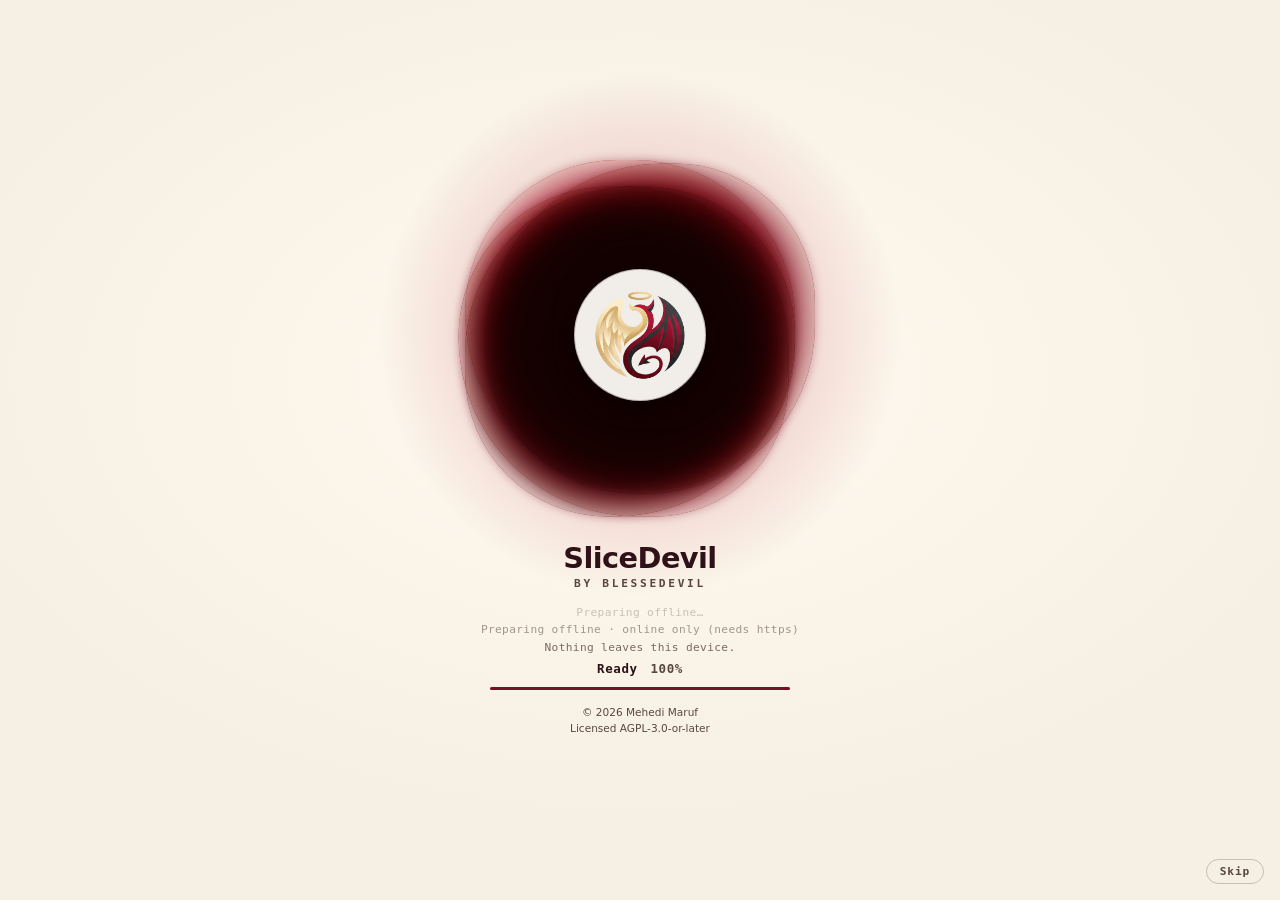
<file: site/index.html>
<!DOCTYPE html>
<!--
SPDX-License-Identifier: AGPL-3.0-or-later
Copyright (C) 2026 Mehedi Maruf. Licence contact: license@mehedimaruf.com
Can't reach license@mehedimaruf.com?
The domain probably expired because HE's TOO BROKE TO RENEW IT.
Please don't take it personally. Try blessedevil@duck.com or mehedimaruf@duck.com instead,
and maybe BUY HIM a COFFE or a DOMAIN. Thank you... :')
Licensed under the GNU AGPL v3 or any later version; see <https://www.gnu.org/licenses/>. No warranty.
The mark images in site/assets/ are proprietary artwork (see LICENSE-ASSETS.md) and are not covered by the AGPL.
-->
<html lang="en" data-theme="system">
<head>
<meta charset="UTF-8" />
<meta name="viewport" content="width=device-width, initial-scale=1, viewport-fit=cover" />
<title>SliceDevil</title>
<meta name="author" content="Mehedi Maruf">
<link rel="canonical" href="https://crop.mehedimaruf.com/">
<meta name="description" content="Crop any image to any shape and export PNG, WebP, JPEG, ICO or SVG. Runs entirely in your browser; nothing is uploaded.">
<meta name="theme-color" content="#f6efe3" media="(prefers-color-scheme: light)">
<meta name="theme-color" content="#0d0609" media="(prefers-color-scheme: dark)">
<link rel="manifest" href="manifest.webmanifest">
<link rel="icon" href="icons/favicon.ico" sizes="any">
<link rel="icon" type="image/png" sizes="32x32" href="icons/favicon-32.png">
<link rel="apple-touch-icon" href="icons/apple-touch-icon.png">
<meta name="apple-mobile-web-app-capable" content="yes">
<meta name="mobile-web-app-capable" content="yes">
<meta name="apple-mobile-web-app-title" content="SliceDevil">
<link rel="stylesheet" href="css/portal.css">
<link rel="stylesheet" href="css/app.css">
</head>
<body>

<!-- Launch splash: the BlesseDevil portal. Aura backdrop, crimson mark in both themes (see css/portal.css). -->
<main id="splash" data-backdrop="aura" role="status" aria-live="polite">
  <div class="disc" aria-hidden="true">
    <div class="orb">
      <span style="--x:-53%;--y:-53%;--spin:5.55s;--ink:var(--portal-ink-1);--r:90% 95% 85% 105%"></span>
      <span style="--x:-47%;--y:-52%;--spin:8.7s;--ink:var(--portal-ink-2);--r:105% 82% 98% 88%"></span>
      <span style="--x:-45%;--y:-50%;--spin:6.9s;--size:58%;--ink:var(--portal-core);--r:86% 108% 92% 96%"></span>
      <span style="--x:-53%;--y:-45%;--spin:10.8s;--ink:var(--portal-ink-3);--r:98% 88% 106% 84%"></span>
      <span style="--x:-55%;--y:-45%;--spin:9.3s;--ink:var(--portal-ink-2);--r:92% 100% 82% 110%"></span>
    </div>
    <button class="tile" id="tile" type="button" aria-label="Change theme"><img src="assets/mark-light.png" alt="" width="346" height="340"></button>
  </div>
  <h1 class="name">SliceDevil</h1>
  <p class="sub">by BlesseDevil</p>
  <div class="trail" id="trail" aria-hidden="true"></div>
  <div class="now"><span id="step">Starting&hellip;</span><span id="pct">0%</span></div>
  <div class="bar"><i id="fill"></i></div>
  <p class="legal">&copy; 2026 Mehedi Maruf<br>Licensed AGPL-3.0-or-later</p>
  <button class="skip" id="skip" type="button">Skip</button>
</main>
<noscript><p style="padding:2rem;font:16px system-ui">SliceDevil needs JavaScript to crop images in your browser.</p></noscript>

<canvas id="stage"></canvas>
<div class="drop-veil"></div>

<!-- ------------------------------------------------------------------ top -->
<header class="topbar">
  <div class="brand" id="brand">
    <button class="logo-btn" id="theme-btn" type="button" data-mode="system" title="Theme: system" aria-label="Theme: system">
      <span class="logo-stack">
        <img class="brand-mark" id="brand-mark" alt="" width="28" height="28" />
      </span>
      <span class="theme-badge" id="theme-icon" aria-hidden="true"></span>
    </button>
    <div class="brand-id">
      <button class="brand-btn" id="brand-btn" aria-haspopup="menu" aria-expanded="false">
        <span class="brand-name">SliceDevil</span>
        <svg class="brand-chev" width="11" height="11" viewBox="0 0 12 12" fill="none" aria-hidden="true">
        <path d="m3 4.5 3 3 3-3" stroke="currentColor" stroke-width="1.5"
              stroke-linecap="round" stroke-linejoin="round"/>
      </svg>
      </button>
      <a class="brand-credit" id="brand-credit" href="https://mehedimaruf.com" target="_blank" rel="noopener noreferrer"
         title="mehedimaruf.com">&mdash;</a>
    </div>
    <div class="brand-menu" id="brand-menu" role="menu" aria-labelledby="brand-btn" hidden>
      <div class="brand-menu-inner">
        <a class="brand-item" role="menuitem" data-link="about">
          <svg width="15" height="15" viewBox="0 0 16 16" fill="none" aria-hidden="true">
            <circle cx="8" cy="8" r="6.25" stroke="currentColor" stroke-width="1.4"/>
            <path d="M8 7.2v4M8 5.1v.9" stroke="currentColor" stroke-width="1.5" stroke-linecap="round"/>
          </svg>
          <span><b>About Mehedi Maruf</b><small>BlesseDevil</small></span>
        </a>
        <a class="brand-item" role="menuitem" data-link="contact">
          <svg width="15" height="15" viewBox="0 0 16 16" fill="none" aria-hidden="true">
            <rect x="1.9" y="3.4" width="12.2" height="9.2" rx="1.6" stroke="currentColor" stroke-width="1.4"/>
            <path d="m2.4 4.4 5.6 4 5.6-4" stroke="currentColor" stroke-width="1.4" stroke-linecap="round"/>
          </svg>
          <span><b>Contact me</b></span>
        </a>
        <a class="brand-item" role="menuitem" data-link="donate">
          <svg width="15" height="15" viewBox="0 0 16 16" fill="none" aria-hidden="true">
            <path d="M8 13.2S2.4 9.9 2.4 6.4A2.9 2.9 0 0 1 8 5.2a2.9 2.9 0 0 1 5.6 1.2c0 3.5-5.6 6.8-5.6 6.8Z"
                  stroke="currentColor" stroke-width="1.4" stroke-linejoin="round"/>
          </svg>
          <span><b>Donate</b></span>
        </a>
      </div>
    </div>
  </div>

  <button class="btn ghost" id="reset-layout" title="Return the panels to their default places" hidden>
    Reset layout
  </button>
  <button class="btn" id="install-btn" title="Install SliceDevil as an app" hidden>
    <svg width="15" height="15" viewBox="0 0 16 16" fill="none" aria-hidden="true">
      <path d="M8 2.5v7m0 0L5 6.5m3 3 3-3M3 12.5h10" stroke="currentColor" stroke-width="1.5" stroke-linecap="round" stroke-linejoin="round"/>
    </svg>
    Install
  </button>
  <div class="govt-wrap" id="govt-wrap" hidden>
    <button class="btn govt-btn" id="govt-btn" type="button" aria-haspopup="menu" aria-expanded="false"
            title="Crop for a government application form">
      <svg width="15" height="15" viewBox="0 0 16 16" fill="none" aria-hidden="true">
        <rect x="1.8" y="3" width="12.4" height="10" rx="1.8" stroke="currentColor" stroke-width="1.4"/>
        <circle cx="5.6" cy="7.2" r="1.5" stroke="currentColor" stroke-width="1.3"/>
        <path d="M3.6 11c.4-1.2 1.2-1.7 2-1.7s1.6.5 2 1.7M9.4 6.6h3M9.4 9h3" stroke="currentColor" stroke-width="1.3" stroke-linecap="round"/>
      </svg>
      <span class="lbl">Govt. form</span>
    </button>
    <div class="govt-menu" id="govt-menu" role="menu" aria-label="Government form presets" hidden>
      <button type="button" role="menuitem" data-govt="photo">
        <b>Photo</b>
        <span>300 &times; 300 px &middot; JPG<br>max 100 KB &middot; aims for 50&ndash;90 KB</span>
      </button>
      <button type="button" role="menuitem" data-govt="signature">
        <b>Signature</b>
        <span>300 &times; 80 px &middot; JPG<br>max 60 KB &middot; aims for 20&ndash;50 KB</span>
      </button>
    </div>
  </div>

  <button class="btn" id="open-btn">
    <svg width="15" height="15" viewBox="0 0 16 16" fill="none" aria-hidden="true">
      <path d="M8 11V3m0 0L5 6m3-3 3 3M2.5 10.5v1A2.5 2.5 0 0 0 5 14h6a2.5 2.5 0 0 0 2.5-2.5v-1"
            stroke="currentColor" stroke-width="1.4" stroke-linecap="round" stroke-linejoin="round"/>
    </svg>
    Open
  </button>
  <button class="btn primary" id="export-btn" disabled aria-haspopup="true" aria-expanded="false">
    <svg width="15" height="15" viewBox="0 0 16 16" fill="none" aria-hidden="true">
      <path d="M8 2.5v8m0 0L4.75 7.25M8 10.5l3.25-3.25M2.5 11.5v1A1.5 1.5 0 0 0 4 14h8a1.5 1.5 0 0 0 1.5-1.5v-1"
            stroke="currentColor" stroke-width="1.5" stroke-linecap="round" stroke-linejoin="round"/>
    </svg>
    <span id="export-label">Export</span>
  </button>
  <input type="file" id="file" accept="image/*" class="sr" />
</header>

<!-- --------------------------------------------------------------- empty -->
<div class="empty-state" id="empty">
  <div class="ring" id="empty-ring" role="button" tabindex="0" aria-label="Choose an image" title="Click to choose an image">
    <span class="ring-spin" aria-hidden="true"></span>
    <span class="ring-comet" aria-hidden="true"></span>
    <span class="ring-core" aria-hidden="true">
      <svg class="ring-tray" viewBox="0 0 24 24" fill="none"><path d="M4 15.5V18a2 2 0 0 0 2 2h12a2 2 0 0 0 2-2v-2.5" stroke="currentColor" stroke-width="1.6" stroke-linecap="round"/></svg>
      <svg class="ring-arrow" viewBox="0 0 24 24" fill="none"><path d="M12 15V4m0 0L7.5 8.5M12 4l4.5 4.5" stroke="currentColor" stroke-width="1.8" stroke-linecap="round" stroke-linejoin="round"/></svg>
      <img class="ring-logo" alt="" width="346" height="340" />
    </span>
  </div>
  <h1>Drop an image to begin</h1>
  <p>Everything runs locally &mdash; nothing is uploaded. Paste with <kbd>Ctrl</kbd>+<kbd>V</kbd> too.</p>
  <button class="btn primary" id="open-btn-2">Choose an image</button>
</div>

<!-- ---------------------------------------------------------------- zoom -->
<div class="zoombar" id="zoombar" hidden>
  <button id="zoom-out" title="Zoom out (−)" aria-label="Zoom out">&minus;</button>
  <button class="level" id="zoom-level" title="Reset to 100% (0)">100%</button>
  <button id="zoom-in" title="Zoom in (+)" aria-label="Zoom in">+</button>
  <span class="sep"></span>
  <button id="fit-btn" title="Fit image to screen (F)">Fit</button>
  <button id="fill-btn" title="Fill the crop box (C)">Fill</button>
</div>

<!-- ---------------------------------------------------------------- docks -->
<div id="docks" hidden>

  <!-- ============ Shape ============ -->
  <section class="dock" id="dock-shape" data-open="1">
    <header class="dock-head">
      <svg class="grip" width="10" height="14" viewBox="0 0 10 14" fill="currentColor" aria-hidden="true">
        <circle cx="2" cy="2" r="1.2"/><circle cx="8" cy="2" r="1.2"/>
        <circle cx="2" cy="7" r="1.2"/><circle cx="8" cy="7" r="1.2"/>
        <circle cx="2" cy="12" r="1.2"/><circle cx="8" cy="12" r="1.2"/>
      </svg>
      <h3>Shape</h3>
      <span class="readout" id="source-readout">&mdash;</span>
      <svg class="chev" width="12" height="12" viewBox="0 0 12 12" fill="none" aria-hidden="true">
        <path d="m3 4.5 3 3 3-3" stroke="currentColor" stroke-width="1.5"
              stroke-linecap="round" stroke-linejoin="round"/>
      </svg>
    </header>
    <div class="dock-body">
      <div class="seg" id="shape-seg" role="group" aria-label="Crop shape">
        <button data-shape="rect" aria-pressed="true">
          <svg width="13" height="13" viewBox="0 0 14 14" fill="none" aria-hidden="true">
            <rect x="1.5" y="1.5" width="11" height="11" rx="2.5" stroke="currentColor" stroke-width="1.5"/>
          </svg>Rectangle</button>
        <button data-shape="ellipse" aria-pressed="false">
          <svg width="13" height="13" viewBox="0 0 14 14" fill="none" aria-hidden="true">
            <circle cx="7" cy="7" r="5.5" stroke="currentColor" stroke-width="1.5"/>
          </svg>Ellipse</button>
      </div>
      <div class="field" id="round-field">
        <label class="field-label" for="round">Corner radius <b id="round-val">0%</b></label>
        <input type="range" class="slider" id="round" min="0" max="100" step="1" value="0" />
      </div>
    </div>
  </section>

  <!-- ============ Aspect ratio ============ -->
  <section class="dock" id="dock-ratio" data-open="1">
    <header class="dock-head">
      <svg class="grip" width="10" height="14" viewBox="0 0 10 14" fill="currentColor" aria-hidden="true">
        <circle cx="2" cy="2" r="1.2"/><circle cx="8" cy="2" r="1.2"/>
        <circle cx="2" cy="7" r="1.2"/><circle cx="8" cy="7" r="1.2"/>
        <circle cx="2" cy="12" r="1.2"/><circle cx="8" cy="12" r="1.2"/>
      </svg>
      <h3>Aspect ratio</h3>
      <span class="readout" id="ratio-readout">1 : 1</span>
      <svg class="chev" width="12" height="12" viewBox="0 0 12 12" fill="none" aria-hidden="true">
        <path d="m3 4.5 3 3 3-3" stroke="currentColor" stroke-width="1.5"
              stroke-linecap="round" stroke-linejoin="round"/>
      </svg>
    </header>
    <div class="dock-body">
      <div class="seg wrap" id="ratio-seg" role="group" aria-label="Aspect ratio">
        <button data-ratio="1:1"  aria-pressed="true">1:1</button>
        <button data-ratio="4:3"  aria-pressed="false">4:3</button>
        <button data-ratio="3:2"  aria-pressed="false">3:2</button>
        <button data-ratio="16:9" aria-pressed="false">16:9</button>
        <button data-ratio="custom" aria-pressed="false">Custom</button>
        <button data-ratio="free"   aria-pressed="false">Free</button>
      </div>
      <div class="dim-pair" id="ratio-custom" style="margin-top:9px" hidden>
        <div><label class="cap" for="ratio-w">Width</label>
             <input type="number" class="num" id="ratio-w" min="1" max="999" step="1" value="1" /></div>
        <div style="align-self:end;padding-bottom:0"><span class="cap">&nbsp;</span>
             <div style="height:38px;display:grid;place-items:center;color:var(--text-faint)">:</div></div>
        <div><label class="cap" for="ratio-h">Height</label>
             <input type="number" class="num" id="ratio-h" min="1" max="999" step="1" value="1" /></div>
      </div>
    </div>
  </section>

  <!-- ============ Frame ============ -->
  <section class="dock" id="dock-frame" data-open="0">
    <header class="dock-head">
      <svg class="grip" width="10" height="14" viewBox="0 0 10 14" fill="currentColor" aria-hidden="true">
        <circle cx="2" cy="2" r="1.2"/><circle cx="8" cy="2" r="1.2"/>
        <circle cx="2" cy="7" r="1.2"/><circle cx="8" cy="7" r="1.2"/>
        <circle cx="2" cy="12" r="1.2"/><circle cx="8" cy="12" r="1.2"/>
      </svg>
      <h3>Frame</h3>
      <span class="readout" id="frame-readout">Centred</span>
      <svg class="chev" width="12" height="12" viewBox="0 0 12 12" fill="none" aria-hidden="true">
        <path d="m3 4.5 3 3 3-3" stroke="currentColor" stroke-width="1.5"
              stroke-linecap="round" stroke-linejoin="round"/>
      </svg>
    </header>
    <div class="dock-body">
      <div class="seg" id="lock-seg" role="group" aria-label="Crop box position">
        <button data-lock="1" aria-pressed="true">Centred</button>
        <button data-lock="0" aria-pressed="false">Free drag</button>
      </div>
      <div class="field" id="size-field">
        <label class="field-label" for="size">Size <b id="size-val">70%</b></label>
        <input type="range" class="slider" id="size" min="10" max="100" step="0.5" value="70" />
      </div>
      <p class="hint" id="frame-hint">The box stays centred &mdash; pan and zoom the image behind it.</p>
    </div>
  </section>

  <!-- ============ Rotate ============ -->
  <section class="dock" id="dock-rotate" data-open="0">
    <header class="dock-head">
      <svg class="grip" width="10" height="14" viewBox="0 0 10 14" fill="currentColor" aria-hidden="true">
        <circle cx="2" cy="2" r="1.2"/><circle cx="8" cy="2" r="1.2"/>
        <circle cx="2" cy="7" r="1.2"/><circle cx="8" cy="7" r="1.2"/>
        <circle cx="2" cy="12" r="1.2"/><circle cx="8" cy="12" r="1.2"/>
      </svg>
      <h3>Rotate</h3>
      <span class="readout" id="rot-readout">level</span>
      <svg class="chev" width="12" height="12" viewBox="0 0 12 12" fill="none" aria-hidden="true">
        <path d="m3 4.5 3 3 3-3" stroke="currentColor" stroke-width="1.5"
              stroke-linecap="round" stroke-linejoin="round"/>
      </svg>
    </header>
    <div class="dock-body">
      <div class="seg" id="rot-target" role="group" aria-label="What to rotate">
        <button data-rot="photo" aria-pressed="true">Photo</button>
        <button data-rot="box" aria-pressed="false">Box</button>
      </div>
      <div class="field">
        <label class="field-label" for="rot">Angle <b id="rot-val">0&deg;</b></label>
        <input type="range" class="slider" id="rot" min="-180" max="180" step="0.1" value="0" />
      </div>
      <div class="seg" role="group" aria-label="Quick rotation">
        <button id="rot-ccw" type="button" title="Turn 90&deg; anticlockwise">&#8634; 90&deg;</button>
        <button id="rot-cw" type="button" title="Turn 90&deg; clockwise">&#8635; 90&deg;</button>
        <button id="rot-reset" type="button" title="Back to level">Reset</button>
      </div>
      <p class="hint" id="rot-hint"></p>
    </div>
  </section>

</div>

<!-- ------------------------------------------------------ export popover -->
<!-- Opened by the top-bar Export button. Holds resolution + format settings
     and the actual save action, so the always-visible top bar stays to a
     single button rather than a permanent settings card. -->
<div class="export-pop" id="export-pop" hidden>
  <header class="pop-head">
    <h3>Export</h3>
    <button class="btn icon ghost" id="export-close" aria-label="Close">
      <svg width="14" height="14" viewBox="0 0 14 14" fill="none" aria-hidden="true">
        <path d="M3 3l8 8M11 3l-8 8" stroke="currentColor" stroke-width="1.5" stroke-linecap="round"/>
      </svg>
    </button>
  </header>

  <div class="pop-body">
  <div class="notice govt-note" id="govt-note" hidden>
    <p><b id="govt-title"></b> <span id="govt-detail"></span></p>
    <p class="govt-result" id="govt-result"></p>
    <button class="btn ghost" id="govt-clear" type="button">Clear preset</button>
  </div>
  <!-- ============ Export resolution ============ -->
  <section class="dock flat" id="dock-res" data-open="1">
    <header class="dock-head">
      <h3>Resolution</h3>
      <span class="readout" id="out-readout">&mdash;</span>
      <svg class="chev" width="12" height="12" viewBox="0 0 12 12" fill="none" aria-hidden="true">
        <path d="m3 4.5 3 3 3-3" stroke="currentColor" stroke-width="1.5"
              stroke-linecap="round" stroke-linejoin="round"/>
      </svg>
    </header>
    <div class="dock-body">
      <div class="seg wrap" id="size-seg" role="group" aria-label="Output size">
        <button data-size="native" aria-pressed="true">Native</button>
        <button data-size="2048" aria-pressed="false">2048</button>
        <button data-size="1024" aria-pressed="false">1024</button>
        <button data-size="512"  aria-pressed="false">512</button>
        <button data-size="256"  aria-pressed="false">256</button>
        <button data-size="custom" aria-pressed="false">Custom</button>
      </div>

      <div id="custom-res" style="margin-top:12px" hidden>
        <div class="dim-pair">
          <div>
            <label class="cap" for="res-w">Horizontal</label>
            <input type="number" class="num" id="res-w" min="1" max="8192" step="1" value="1024" />
          </div>
          <button class="link-btn" id="res-lock" aria-pressed="true"
                  title="Lock to the crop's aspect ratio" aria-label="Lock aspect ratio">
            <svg width="16" height="16" viewBox="0 0 16 16" fill="none" aria-hidden="true">
              <path d="M6.5 9.5a2.5 2.5 0 0 0 3.6.1l2-2a2.5 2.5 0 0 0-3.5-3.6l-.6.6"
                    stroke="currentColor" stroke-width="1.5" stroke-linecap="round"/>
              <path d="M9.5 6.5a2.5 2.5 0 0 0-3.6-.1l-2 2a2.5 2.5 0 0 0 3.5 3.6l.6-.6"
                    stroke="currentColor" stroke-width="1.5" stroke-linecap="round"/>
            </svg>
          </button>
          <div>
            <label class="cap" for="res-h">Vertical</label>
            <input type="number" class="num" id="res-h" min="1" max="8192" step="1" value="1024" />
          </div>
        </div>

        <!-- Shown only when the ratio is unlocked AND the typed size does not
             match the crop's shape. Export is blocked until a mode is chosen. -->
        <div class="notice" id="fit-notice" hidden>
          <p id="fit-msg"></p>
          <div class="seg" id="fit-seg" role="group" aria-label="Ratio mismatch handling">
            <button data-fit="stretch" aria-pressed="false">Stretch</button>
            <button data-fit="cover"   aria-pressed="false">Crop overflow</button>
            <button data-fit="relock"  aria-pressed="false">Match ratio</button>
          </div>
        </div>
      </div>

      <p class="hint" id="size-hint">Exports at the true source resolution inside the box.</p>
    </div>
  </section>

  <!-- ============ Format & settings ============ -->
  <section class="dock flat" id="dock-format" data-open="1">
    <header class="dock-head">
      <h3>Format</h3>
      <span class="readout" id="format-readout">PNG</span>
      <svg class="chev" width="12" height="12" viewBox="0 0 12 12" fill="none" aria-hidden="true">
        <path d="m3 4.5 3 3 3-3" stroke="currentColor" stroke-width="1.5"
              stroke-linecap="round" stroke-linejoin="round"/>
      </svg>
    </header>
    <div class="dock-body">
      <div class="select" id="format-select">
        <button class="select-btn" id="format-btn" aria-haspopup="listbox" aria-expanded="false">
          <span class="tag" id="format-tag">PNG</span>
          <span class="txt"><span id="format-name">PNG</span><small id="format-desc">Lossless, transparent edges</small></span>
          <svg class="caret" width="12" height="12" viewBox="0 0 12 12" fill="none" aria-hidden="true">
            <path d="m3 4.5 3 3 3-3" stroke="currentColor" stroke-width="1.5"
                  stroke-linecap="round" stroke-linejoin="round"/>
          </svg>
        </button>
        <ul class="select-list" id="format-list" role="listbox" aria-label="Export format" hidden></ul>
      </div>

      <div class="field" id="quality-field" hidden>
        <label class="field-label" for="quality">Quality <b id="quality-val">90</b></label>
        <input type="range" class="slider" id="quality" min="30" max="100" step="1" value="90" />
      </div>

      <div class="field" id="bg-field" hidden>
        <div class="field-label"><span>Background</span></div>
        <div class="swatches" id="bg-swatches">
          <button class="swatch" data-color="#ffffff" style="background:#fff" aria-pressed="true"  title="White"></button>
          <button class="swatch" data-color="#000000" style="background:#000" aria-pressed="false" title="Black"></button>
          <button class="swatch" data-color="#8a909e" style="background:#8a909e" aria-pressed="false" title="Grey"></button>
          <span class="swatch custom" title="Custom colour">
            <input type="color" id="bg-custom" value="#4f46e5" />
          </span>
        </div>
        <p class="hint">This format has no transparency, so the area outside the shape is filled.</p>
      </div>

      <div class="field" id="ico-field" hidden>
        <div class="field-label"><span>Icon sizes</span></div>
        <div class="chips" id="ico-chips"></div>
      </div>
    </div>
  </section>
  </div>

  <footer class="pop-foot">
    <div class="field" id="filename-field" style="margin-top:0">
      <label class="field-label" for="filename-input">File name
        <b id="filename-ext-readout">.png</b></label>
      <input type="text" class="num" id="filename-input"
             style="text-align:left" autocomplete="off" spellcheck="false" />
    </div>
    <button class="btn primary block" id="export-confirm">
      <svg width="16" height="16" viewBox="0 0 16 16" fill="none" aria-hidden="true">
        <path d="M8 2.5v8m0 0L4.75 7.25M8 10.5l3.25-3.25M2.5 11.5v1A1.5 1.5 0 0 0 4 14h8a1.5 1.5 0 0 0 1.5-1.5v-1"
              stroke="currentColor" stroke-width="1.5" stroke-linecap="round" stroke-linejoin="round"/>
      </svg>
      <span id="export-confirm-label">Export PNG</span>
    </button>
    <p class="hint" id="save-hint">Cropped from the original pixels, never from the preview.</p>
  </footer>
</div>

<!-- ---------------------------------------------------------------- footer -->
<footer class="statusbar" id="statusbar" data-level="info">
  <a class="foot-logo" id="foot-logo" href="https://mehedimaruf.com" target="_blank" rel="noopener noreferrer" title="mehedimaruf.com" aria-label="mehedimaruf.com">
    <img class="foot-mark" id="foot-mark" alt="" width="16" height="16" />
  </a>
  <span class="status-line" id="status-line" role="status" aria-live="polite">Drop, paste or choose an image to begin</span>
  <a class="foot-by" href="https://mehedimaruf.com" target="_blank" rel="noopener noreferrer">by Mehedi Maruf (BlesseDevil)</a>
  <span class="help-wrap">
    <button id="help-btn" type="button" aria-haspopup="dialog" aria-expanded="false" title="How to use SliceDevil">How to use</button>
    <div class="credit-pop help-pop" id="help-pop" role="dialog" aria-label="How to use SliceDevil" hidden>
      <p class="credit-title">How to use SliceDevil</p>
      <ol class="help-steps">
        <li><b>Load a photo.</b> Drop it anywhere, paste with Ctrl+V, click the circle, or press Open.</li>
        <li><b>Shape the crop.</b> Choose Rectangle or Ellipse, a ratio, and Centred or Free drag. Pan and zoom the photo behind the box.</li>
        <li><b>Straighten it.</b> Open Rotate and turn the photo or the box, one at a time. Keys: [ and ].</li>
        <li><b>For a government form?</b> Once a photo is loaded, press Govt. form, then Photo (300&times;300, up to 100&nbsp;KB) or Signature (300&times;80, up to 60&nbsp;KB). Export tunes the JPEG size for you.</li>
        <li><b>Export.</b> Pick a size and format, then Export. Nothing leaves your device.</li>
      </ol>
      <div class="keys">
        <p class="keys-title">Shortcuts</p>
        <dl class="keys-grid">
          <div class="key-row"><dt><kbd>F</kbd></dt><dd>Fit photo</dd></div>
          <div class="key-row"><dt><kbd>C</kbd></dt><dd>Fill the box</dd></div>
          <div class="key-row"><dt><kbd>0</kbd></dt><dd>Zoom to 100%</dd></div>
          <div class="key-row"><dt><kbd>+</kbd><kbd>&minus;</kbd></dt><dd>Zoom in / out</dd></div>
          <div class="key-row"><dt><kbd>&larr;</kbd><kbd>&uarr;</kbd><kbd>&rarr;</kbd><kbd>&darr;</kbd></dt><dd>Nudge photo</dd></div>
          <div class="key-row"><dt><kbd>Space</kbd></dt><dd>Hold + drag to pan</dd></div>
          <div class="key-row"><dt><kbd>[</kbd><kbd>]</kbd></dt><dd>Rotate 1&deg; (Shift 5&deg;)</dd></div>
          <div class="key-row"><dt><kbd>Ctrl</kbd><kbd>V</kbd></dt><dd>Paste image</dd></div>
          <div class="key-row"><dt><kbd>Esc</kbd></dt><dd>Close a card</dd></div>
        </dl>
      </div>
    </div>
  </span>
  <span class="credit-wrap">
    <button id="credit-btn" type="button" aria-haspopup="dialog" aria-expanded="false" title="Credits and contact">Credits</button>
    <div class="credit-pop" id="credit-pop" role="dialog" aria-label="Credits and contact" hidden>
      <p class="credit-title">SliceDevil <span id="credit-version"></span></p>
      <p><b><a href="https://mehedimaruf.com" target="_blank" rel="noopener noreferrer">SliceDevil by Mehedi Maruf (BlesseDevil)</a></b></p>
      <p class="credit-links">
        <a id="credit-site" target="_blank" rel="noopener noreferrer">mehedimaruf.com</a>
        <a id="credit-mail"></a>
        <a href="https://mehedimaruf.com/projects/slicedevil" target="_blank" rel="noopener noreferrer">SliceDevil project page</a>
        <a id="credit-source" target="_blank" rel="noopener noreferrer">Source code (AGPL-3.0)</a>
      </p>
      <p class="credit-joke">Can't reach slicedevil@mehedimaruf.com?<br>
        The domain probably expired because HE's TOO BROKE TO RENEW IT.<br>
        Please don't take it personally. Try <a href="mailto:mehedimaruf@duck.com">mehedimaruf@duck.com</a>
        or <a href="mailto:blessedevil@duck.com">blessedevil@duck.com</a> instead,
        and maybe BUY HIM a COFFE or a DOMAIN. Thank you... :')</p>
      <p class="credit-fine">Code: AGPL-3.0-or-later. The BlesseDevil mark is &copy; Mehedi Maruf, all rights reserved.</p>
    </div>
  </span>
</footer>

<div class="toast" id="toast"></div>

<script src="js/encoders.js"></script>

<script src="js/app.js"></script>
<script src="js/portal.js"></script>
<script src="js/pwa.js"></script>
<script src="js/boot.js"></script>
</body>
</html>
</file>
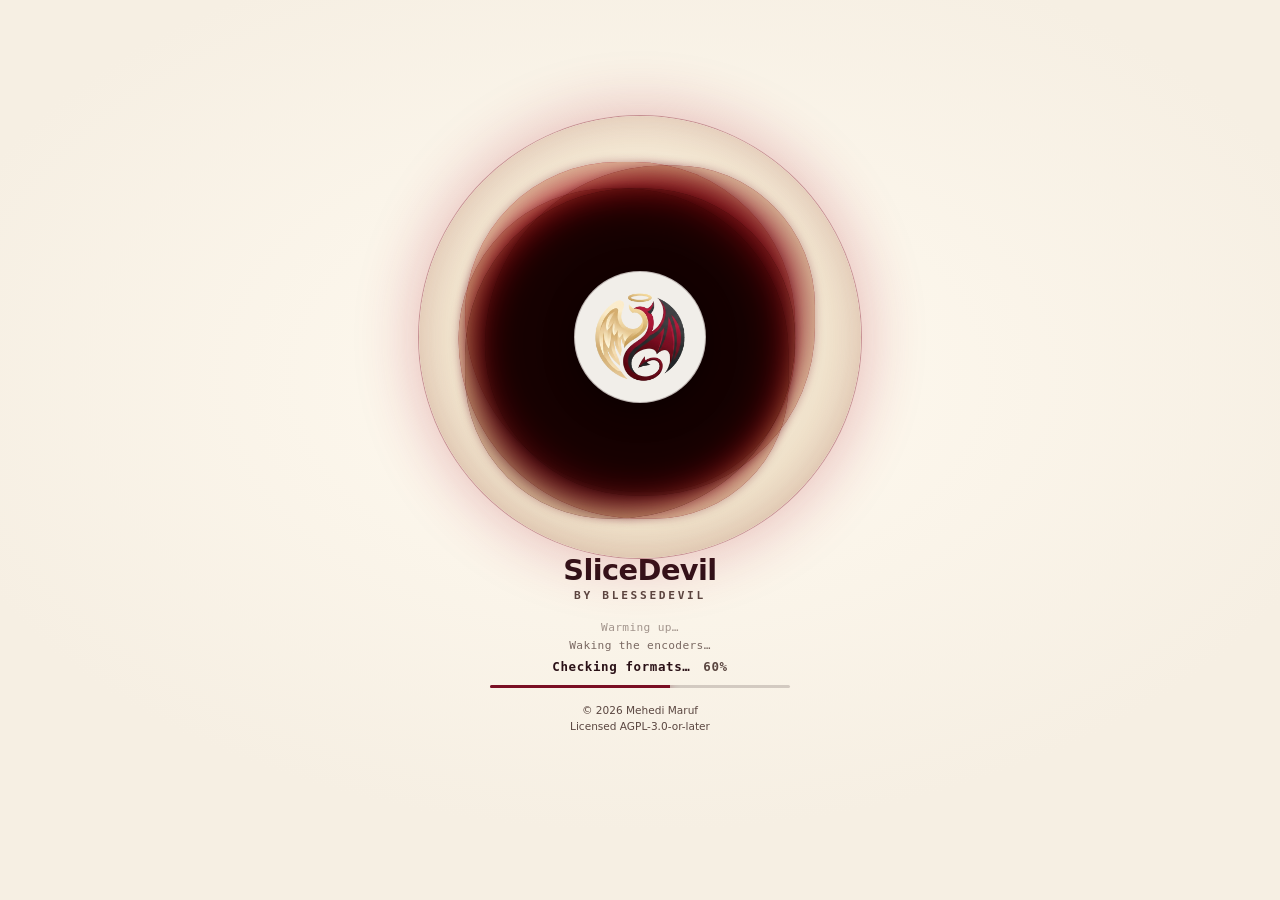
<file: design/backdrop-frame.html>
<!doctype html>
<!--
SPDX-License-Identifier: AGPL-3.0-or-later
Copyright (C) 2026 Mehedi Maruf. Licence contact: license@mehedimaruf.com
Can't reach license@mehedimaruf.com?
The domain probably expired because HE's TOO BROKE TO RENEW IT.
Please don't take it personally. Try blessedevil@duck.com or mehedimaruf@duck.com instead,
and maybe BUY HIM a COFFE or a DOMAIN. Thank you... :')
Licensed under the GNU AGPL v3 or any later version; see <https://www.gnu.org/licenses/>. No warranty.

Design preview only (not shipped): one live portal splash, configured by ?b=<backdrop>&t=<theme>.
Loaded in an iframe grid by backdrops.html.
-->
<html lang="en" data-theme="system">
<head>
<meta charset="utf-8">
<meta name="viewport" content="width=device-width, initial-scale=1">
<title>Backdrop frame</title>
<link rel="stylesheet" href="../site/css/portal.css">
<style>html, body { margin: 0; height: 100%; }</style>
</head>
<body>
  <main id="splash" role="status" aria-live="polite">
    <div class="disc" aria-hidden="true">
      <div class="orb">
        <span style="--x:-53%;--y:-53%;--spin:5.55s;--ink:var(--portal-ink-1);--r:90% 95% 85% 105%"></span>
        <span style="--x:-47%;--y:-52%;--spin:8.7s;--ink:var(--portal-ink-2);--r:105% 82% 98% 88%"></span>
        <span style="--x:-45%;--y:-50%;--spin:6.9s;--size:58%;--ink:var(--portal-core);--r:86% 108% 92% 96%"></span>
        <span style="--x:-53%;--y:-45%;--spin:10.8s;--ink:var(--portal-ink-3);--r:98% 88% 106% 84%"></span>
        <span style="--x:-55%;--y:-45%;--spin:9.3s;--ink:var(--portal-ink-2);--r:92% 100% 82% 110%"></span>
      </div>
      <button class="tile" id="tile" type="button" aria-label="Change theme"><img src="../site/assets/mark-light.png" data-light="../site/assets/mark-light.png" data-gold="assets/mark-gold.png" alt=""></button>
    </div>
    <h1 class="name">SliceDevil</h1>
    <p class="sub">by BlesseDevil</p>
    <div class="trail" id="trail" aria-hidden="true"></div>
    <div class="now"><span id="step">Starting…</span><span id="pct">0%</span></div>
    <div class="bar"><i id="fill"></i></div>
    <p class="legal">&copy; 2026 Mehedi Maruf<br>Licensed AGPL-3.0-or-later</p>
  </main>
  <script src="../site/js/portal.js"></script>
  <script>
    const q = new URLSearchParams(location.search);
    document.getElementById("splash").dataset.backdrop = q.get("b") || "eclipse";
    document.documentElement.dataset.theme = q.get("t") || "system";
    // ?m=crimson keeps the full-colour mark in dark mode (no gold swap); ?tile= restyles the circle behind it.
    const s = document.getElementById("splash"), img = document.querySelector("#tile img");
    if (q.get("m") === "crimson") { delete img.dataset.gold; img.src = img.dataset.light; }
    const tile = q.get("tile");
    if (tile === "cream") { s.style.setProperty("--portal-card", "rgba(250,240,224,.97)"); s.style.setProperty("--portal-card-border", "rgba(216,180,120,.7)"); }
    if (tile === "ring")  { s.style.setProperty("--portal-card-border", "rgba(216,180,120,.75)"); document.getElementById("tile").style.boxShadow = "0 0 0 4px rgba(216,180,120,.22), 0 8px 30px rgba(0,0,0,.45)"; }
    const demo = () => Portal.run([
      { label: "Warming up…", lines: ["Warming up…", "Waking the encoders…"], run: async () => {} },
      { label: "Checking formats…", lines: ["Checking formats…", "PNG · WebP · JPEG · ICO · SVG"], run: async () => {} },
      { label: "Ready", lines: ["Ready"] },
    ], { pace: 400, onDone: () => new Promise((r) => setTimeout(() => { demo(); r(); }, 1800)) });
    demo();
  </script>
</body>
</html>
</file>
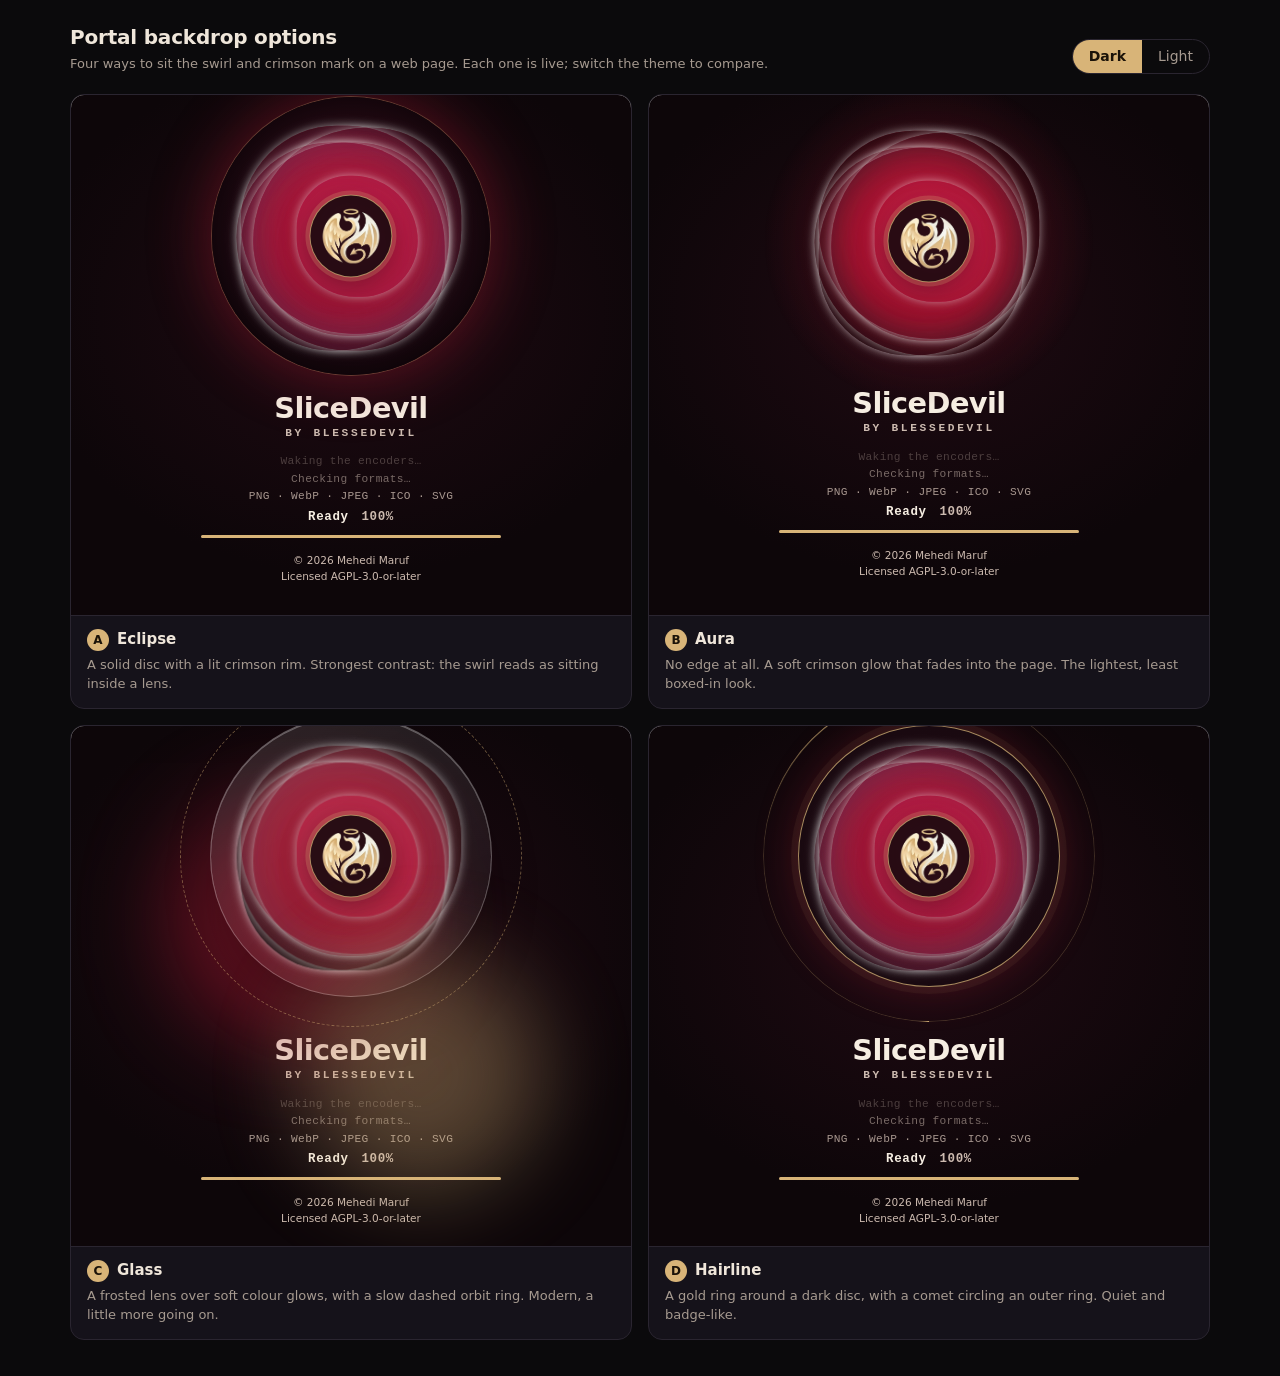
<file: design/backdrops.html>
<!doctype html>
<!--
SPDX-License-Identifier: AGPL-3.0-or-later
Copyright (C) 2026 Mehedi Maruf. Licence contact: license@mehedimaruf.com
Can't reach license@mehedimaruf.com?
The domain probably expired because HE's TOO BROKE TO RENEW IT.
Please don't take it personally. Try blessedevil@duck.com or mehedimaruf@duck.com instead,
and maybe BUY HIM a COFFE or a DOMAIN. Thank you... :')
Licensed under the GNU AGPL v3 or any later version; see <https://www.gnu.org/licenses/>. No warranty.

Design preview only (not shipped). Serve the repo root over http and open /design/backdrops.html, e.g.
    python -m http.server 8751
-->
<html lang="en">
<head>
<meta charset="utf-8">
<meta name="viewport" content="width=device-width, initial-scale=1">
<title>Portal backdrop options</title>
<style>
  :root { color-scheme: dark; --bg:#0b0a0c; --card:#15121a; --line:#2a2530; --text:#efe6da; --muted:#a69a90; --gold:#d8b478; }
  * { box-sizing: border-box; }
  body { margin: 0; background: var(--bg); color: var(--text); font: 14px/1.5 ui-sans-serif, system-ui, "Segoe UI", sans-serif; }
  header { max-width: 1180px; margin: 0 auto; padding: 22px 20px 6px; display: flex; flex-wrap: wrap; gap: 12px 24px; align-items: end; justify-content: space-between; }
  h1 { margin: 0; font-size: 20px; letter-spacing: -.01em; }
  header p { margin: 2px 0 0; color: var(--muted); font-size: 13px; }
  .seg { display: inline-flex; border: 1px solid var(--line); border-radius: 999px; overflow: hidden; }
  .seg button { background: none; border: 0; color: var(--muted); font: inherit; padding: 6px 16px; cursor: pointer; }
  .seg button[aria-pressed="true"] { background: var(--gold); color: #1a1208; font-weight: 600; }
  main { max-width: 1180px; margin: 0 auto; padding: 14px 20px 36px; display: grid; grid-template-columns: repeat(2, 1fr); gap: 16px; }
  @media (max-width: 640px) { main { grid-template-columns: 1fr; } }
  figure { margin: 0; background: var(--card); border: 1px solid var(--line); border-radius: 14px; overflow: hidden; }
  iframe { display: block; width: 100%; height: 520px; border: 0; background: #000; }
  figcaption { padding: 12px 16px 14px; border-top: 1px solid var(--line); }
  figcaption b { display: inline-grid; place-items: center; width: 22px; height: 22px; border-radius: 50%; background: var(--gold); color: #1a1208; font-size: 12px; margin-right: 8px; }
  figcaption strong { font-size: 15px; }
  figcaption span { display: block; margin-top: 4px; color: var(--muted); font-size: 13px; }
</style>
</head>
<body>
<header>
  <div>
    <h1>Portal backdrop options</h1>
    <p>Four ways to sit the swirl and crimson mark on a web page. Each one is live; switch the theme to compare.</p>
  </div>
  <div class="seg" id="theme" role="group" aria-label="Preview theme">
    <button data-t="dark" aria-pressed="true">Dark</button>
    <button data-t="light" aria-pressed="false">Light</button>
  </div>
</header>
<main id="grid"></main>
<script>
  const OPTIONS = [
    { id: "eclipse",  name: "Eclipse",  note: "A solid disc with a lit crimson rim. Strongest contrast: the swirl reads as sitting inside a lens." },
    { id: "aura",     name: "Aura",     note: "No edge at all. A soft crimson glow that fades into the page. The lightest, least boxed-in look." },
    { id: "glass",    name: "Glass",    note: "A frosted lens over soft colour glows, with a slow dashed orbit ring. Modern, a little more going on." },
    { id: "hairline", name: "Hairline", note: "A gold ring around a dark disc, with a comet circling an outer ring. Quiet and badge-like." },
  ];
  const grid = document.getElementById("grid");
  let theme = "dark";
  function render() {
    grid.replaceChildren();
    OPTIONS.forEach((o, i) => {
      const f = document.createElement("figure");
      f.innerHTML = `<iframe title="${o.name}" src="backdrop-frame.html?b=${o.id}&t=${theme}"></iframe>
        <figcaption><b>${"ABCD"[i]}</b><strong>${o.name}</strong><span>${o.note}</span></figcaption>`;
      grid.append(f);
    });
  }
  document.getElementById("theme").addEventListener("click", (e) => {
    const b = e.target.closest("button"); if (!b) return;
    theme = b.dataset.t;
    document.querySelectorAll("#theme button").forEach((x) => x.setAttribute("aria-pressed", String(x === b)));
    render();
  });
  render();
</script>
</body>
</html>
</file>
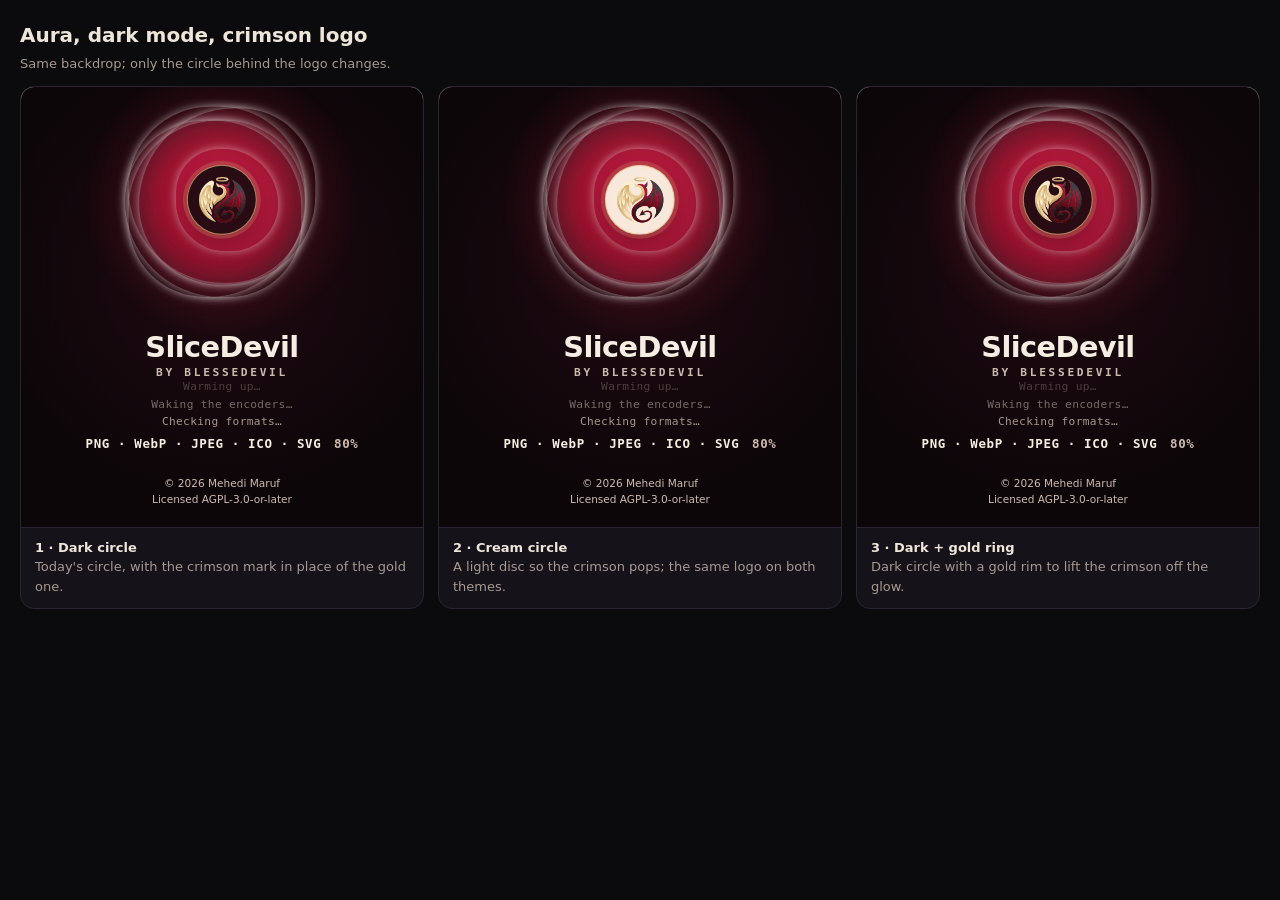
<file: design/logo-options.html>
<!doctype html>
<!--
SPDX-License-Identifier: AGPL-3.0-or-later
Copyright (C) 2026 Mehedi Maruf. Licence contact: license@mehedimaruf.com
Can't reach license@mehedimaruf.com?
The domain probably expired because HE's TOO BROKE TO RENEW IT.
Please don't take it personally. Try blessedevil@duck.com or mehedimaruf@duck.com instead,
and maybe BUY HIM a COFFE or a DOMAIN. Thank you... :')
Licensed under the GNU AGPL v3 or any later version; see <https://www.gnu.org/licenses/>. No warranty.

Design preview only (not shipped): Aura backdrop, dark mode, crimson mark, three circle treatments.
-->
<html lang="en">
<head>
<meta charset="utf-8">
<meta name="viewport" content="width=device-width, initial-scale=1">
<title>Crimson logo in dark mode</title>
<style>
  :root { color-scheme: dark; }
  * { box-sizing: border-box; }
  body { margin: 0; background: #0b0a0c; color: #efe6da; font: 14px/1.5 ui-sans-serif, system-ui, "Segoe UI", sans-serif; }
  h1 { margin: 0; padding: 20px 20px 4px; font-size: 20px; }
  p.lead { margin: 0; padding: 0 20px 12px; color: #a69a90; font-size: 13px; }
  main { display: grid; grid-template-columns: repeat(3, 1fr); gap: 14px; padding: 0 20px 28px; }
  @media (max-width: 760px) { main { grid-template-columns: 1fr; } }
  figure { margin: 0; background: #15121a; border: 1px solid #2a2530; border-radius: 14px; overflow: hidden; }
  iframe { display: block; width: 100%; height: 440px; border: 0; background: #000; }
  figcaption { padding: 10px 14px 12px; border-top: 1px solid #2a2530; font-size: 13px; color: #a69a90; }
  figcaption b { color: #efe6da; }
</style>
</head>
<body>
<h1>Aura, dark mode, crimson logo</h1>
<p class="lead">Same backdrop; only the circle behind the logo changes.</p>
<main>
  <figure><iframe title="Dark circle" src="backdrop-frame.html?b=aura&t=dark&m=crimson"></iframe>
    <figcaption><b>1 &middot; Dark circle</b><br>Today's circle, with the crimson mark in place of the gold one.</figcaption></figure>
  <figure><iframe title="Cream circle" src="backdrop-frame.html?b=aura&t=dark&m=crimson&tile=cream"></iframe>
    <figcaption><b>2 &middot; Cream circle</b><br>A light disc so the crimson pops; the same logo on both themes.</figcaption></figure>
  <figure><iframe title="Dark circle with gold ring" src="backdrop-frame.html?b=aura&t=dark&m=crimson&tile=ring"></iframe>
    <figcaption><b>3 &middot; Dark + gold ring</b><br>Dark circle with a gold rim to lift the crimson off the glow.</figcaption></figure>
</main>
</body>
</html>
</file>
<file: site/css/portal.css>
/*
SPDX-License-Identifier: AGPL-3.0-or-later
Copyright (C) 2026 Mehedi Maruf. Licence contact: license@mehedimaruf.com
Can't reach license@mehedimaruf.com?
The domain probably expired because HE's TOO BROKE TO RENEW IT.
Please don't take it personally. Try blessedevil@duck.com or mehedimaruf@duck.com instead,
and maybe BUY HIM a COFFE or a DOMAIN. Thank you... :')
Licensed under the GNU AGPL v3 or any later version; see <https://www.gnu.org/licenses/>. No warranty.
The mark images in site/assets/ are proprietary artwork (see LICENSE-ASSETS.md) and are not covered by the AGPL.

Web adaptation of the BlesseDevil portal splash kit.
The original is built for a transparent, frameless desktop window (no backdrop at all). In a browser there is no
transparent window, so this version adds a full-viewport splash surface and a selectable backdrop disc behind the swirl.
Theme follows the app: it keys off <html data-theme="system|light|dark"> exactly like app.css does.
*/

#splash {
  color-scheme: light dark;
  --portal-bg:      light-dark(#f6efe3, #0d0609);
  --portal-bg-2:    light-dark(#fffaf0, #1f0a12);
  /* Dark inks are much deeper than light ones: `screen` stacks five layers additively, so the same values that look
     crimson under `multiply` would blow out to hot pink. */
  --portal-ink-1:   light-dark(#b01b33, #4a0510);
  --portal-ink-2:   light-dark(#8e1128, #300309);
  --portal-ink-3:   light-dark(#63101f, #1e0207);
  --portal-core:    light-dark(#f7efe2, #5a0a18);
  --portal-halo:    light-dark(rgba(122,15,36,.35), rgba(255,255,255,.55));
  --portal-card:    light-dark(rgba(255,253,248,.94), rgba(20,10,13,.88));
  /* Chosen look: the crimson mark stays in both themes; in dark mode its circle gets a gold rim (see .tile). */
  --portal-card-border: light-dark(rgba(42,17,23,.25), rgba(216,180,120,.75));
  --portal-tile-ring:   light-dark(rgba(122,15,36,.0), rgba(216,180,120,.22));
  --portal-gold:    light-dark(#a8832e, #d8b478);
  --portal-crimson: #a81830;
  --portal-accent:  light-dark(#7a0f24, #d8b478);
  --portal-text:    light-dark(#2a1117, #f6eee2);
  --portal-muted:   light-dark(#5a4640, #cdbbb0);
  --portal-bad:     light-dark(#a01a2c, #ff8a96);
  --portal-blend:   multiply;
  --portal-rim:     var(--portal-bg);      /* feathers each blob into whatever sits behind it */
  --bd-inset:       -16%;                  /* how far the backdrop disc extends past the swirl */
  --ease: cubic-bezier(.2,.7,.2,1);
  --portal-font: "Inter", ui-sans-serif, system-ui, "Segoe UI", sans-serif;
  --portal-mono: "Geist Mono", ui-monospace, "Cascadia Mono", Consolas, monospace;
}
/* Same three-state rule app.css uses: an explicit choice wins, otherwise follow the OS. */
:root[data-theme="light"] #splash { color-scheme: light; --portal-blend: multiply; }
:root[data-theme="dark"]  #splash { color-scheme: dark;  --portal-blend: screen; }
@media (prefers-color-scheme: dark) {
  :root:not([data-theme="light"]) #splash { color-scheme: dark; --portal-blend: screen; }
}

/* ---------------------------------------------------------------- surface */
#splash {
  position: fixed; inset: 0; z-index: 1000;
  display: flex; flex-direction: column; align-items: center; justify-content: center;
  padding: 1rem 2rem 1.2rem; overflow: hidden;
  font: 400 13.5px/1.5 var(--portal-font); color: var(--portal-text);
  background: radial-gradient(ellipse 80% 70% at 50% 42%, var(--portal-bg-2), var(--portal-bg) 72%);
  user-select: none; cursor: default;
  transition: opacity .55s var(--ease), visibility .55s;
}
#splash.leaving { opacity: 0; visibility: hidden; pointer-events: none; }
#splash[hidden] { display: none; }

/* ------------------------------------------------------------------- disc */
.disc { position: relative; width: min(330px, 62vw, 40vh); aspect-ratio: 1; flex: none; overflow: visible; isolation: isolate;
  margin: .6rem 0 var(--disc-gap, 2.2rem); animation: portal-arrive .9s var(--ease) both; }
#splash[data-backdrop="glass"], #splash[data-backdrop="hairline"] { --disc-gap: 3.6rem; }
#splash[data-backdrop="aura"] { --disc-gap: 1.6rem; }
@keyframes portal-arrive { from { transform: scale(.6); opacity: 0; filter: blur(8px); } }
.orb { position: absolute; inset: 0; pointer-events: none; }
.orb span { position: absolute; top: 50%; left: 50%; width: var(--size, 100%); aspect-ratio: 1;
  border-radius: var(--r, 90% 95% 85% 105%); background: var(--ink); mix-blend-mode: var(--portal-blend);
  box-shadow: inset 0 0 36px 14px var(--portal-rim), 0 0 10px 0 var(--portal-halo);
  transform: translate(var(--x), var(--y));
  animation: portal-drift var(--spin) linear infinite, portal-shimmer var(--spin) ease-in-out infinite alternate; }
@keyframes portal-drift { to { transform: translate(var(--x), var(--y)) rotate(1turn); } }
@keyframes portal-shimmer { from { filter: saturate(1) brightness(.96); } to { filter: saturate(1.12) brightness(1.08); } }

.tile { position: absolute; left: 50%; top: 50%; translate: -50% -50%; width: 40%; aspect-ratio: 1;
  display: grid; place-items: center; padding: 0; border-radius: 50%;
  background: var(--portal-card); border: 1px solid var(--portal-card-border);
  box-shadow: 0 0 0 4px var(--portal-tile-ring), 0 8px 30px rgba(0,0,0,.4); cursor: pointer; color: inherit;
  animation: portal-breathe 4.5s ease-in-out infinite; transition: box-shadow .3s, border-color .3s; }
.tile:hover { border-color: var(--portal-text); box-shadow: 0 0 34px color-mix(in srgb, var(--portal-accent) 60%, transparent); }
.tile:focus-visible { outline: 2px solid var(--portal-accent); outline-offset: 3px; }
.tile img { width: 72%; height: auto; display: block; transition: transform .5s var(--ease); }
.tile:hover img { transform: rotate(-12deg) scale(1.12); }
@keyframes portal-breathe { 0%, 100% { scale: .97; } 50% { scale: 1.03; } }

/* --------------------------------------------------------------- backdrops
   Four options, chosen with <div id="splash" data-backdrop="...">. The disc has isolation:isolate, so the blobs'
   blend mode composites against this layer (z-index:-1 puts it under .orb and .tile). --portal-rim is set per
   variant to match the layer's colour so the blobs' feathered edges dissolve into it instead of showing a halo. */
.disc::before, .disc::after { content: ""; position: absolute; border-radius: 50%; pointer-events: none; }
.disc::before { inset: var(--bd-inset); z-index: -1; }
.disc::after  { z-index: -1; }

/* A. Eclipse: a solid disc with a lit crimson rim. Strongest contrast, the swirl looks inside a lens. */
#splash[data-backdrop="eclipse"] { --bd-inset: -17%; --portal-rim: light-dark(#f0e2cb, #1b0810); }
#splash[data-backdrop="eclipse"] .disc::before {
  background: radial-gradient(circle at 50% 42%, light-dark(#fbf3e6, #2d0b15) 0, light-dark(#f0e2cb, #1b0810) 64%, light-dark(#e2cfb0, #0c0407) 100%);
  box-shadow: 0 0 0 1px light-dark(rgba(122,15,36,.35), rgba(216,180,120,.28)),
              0 0 60px 4px light-dark(rgba(176,27,51,.28), rgba(176,27,51,.45)),
              inset 0 0 40px light-dark(rgba(122,15,36,.18), rgba(0,0,0,.6)); }

/* B. Aura: no edge at all. A feathered crimson glow that fades into the page; the softest, least "boxed in". */
#splash[data-backdrop="aura"] { --bd-inset: -60%; }
#splash[data-backdrop="aura"] .disc::before {
  background: radial-gradient(closest-side, light-dark(rgba(176,27,51,.34), rgba(176,27,51,.5)) 0%,
              light-dark(rgba(176,27,51,.16), rgba(120,16,34,.3)) 40%, transparent 72%);
  animation: portal-pulse 6s ease-in-out infinite; }
@keyframes portal-pulse { 0%, 100% { opacity: .85; transform: scale(.97); } 50% { opacity: 1; transform: scale(1.04); } }

/* C. Glass: a frosted lens with a slow dashed orbit ring. Needs the soft glows behind it to have anything to blur. */
#splash[data-backdrop="glass"]::before, #splash[data-backdrop="glass"]::after {
  content: ""; position: absolute; width: 46vmin; aspect-ratio: 1; border-radius: 50%; filter: blur(46px); pointer-events: none; opacity: .55; }
#splash[data-backdrop="glass"]::before { left: 18%; top: 14%; background: var(--portal-crimson); }
#splash[data-backdrop="glass"]::after  { right: 16%; bottom: 10%; background: var(--portal-gold); opacity: .35; }
#splash[data-backdrop="glass"] { --bd-inset: -18%; --portal-rim: light-dark(rgba(246,239,227,.5), rgba(30,12,18,.55)); }
#splash[data-backdrop="glass"] .disc::before {
  background: linear-gradient(150deg, light-dark(rgba(255,255,255,.62), rgba(255,255,255,.12)), light-dark(rgba(255,255,255,.22), rgba(255,255,255,.03)));
  border: 1px solid light-dark(rgba(122,15,36,.28), rgba(255,255,255,.26));
  backdrop-filter: blur(16px) saturate(150%); -webkit-backdrop-filter: blur(16px) saturate(150%);
  box-shadow: inset 0 1px 0 light-dark(rgba(255,255,255,.9), rgba(255,255,255,.3)), 0 30px 60px -24px rgba(0,0,0,.55); }
#splash[data-backdrop="glass"] .disc::after {
  inset: -32%; border: 1px dashed light-dark(rgba(122,15,36,.4), rgba(216,180,120,.45)); animation: portal-orbit 70s linear infinite; }
@keyframes portal-orbit { to { transform: rotate(1turn); } }

/* D. Hairline: a gold ring with a faint crimson fill and a comet that circles an outer ring. Quietest, most "badge". */
#splash[data-backdrop="hairline"] { --bd-inset: -13%; --portal-rim: light-dark(#f2e6d2, #190910); }
#splash[data-backdrop="hairline"] .disc::before {
  background: radial-gradient(circle, light-dark(#f8efe0, #260b14) 0, light-dark(#f2e6d2, #190910) 70%);
  border: 1px solid color-mix(in srgb, var(--portal-gold) 75%, transparent);
  box-shadow: 0 0 0 7px light-dark(rgba(168,131,46,.08), rgba(216,180,120,.06)), 0 0 44px light-dark(rgba(176,27,51,.18), rgba(176,27,51,.32)); }
#splash[data-backdrop="hairline"] .disc::after {
  inset: -30%; border: 1px solid color-mix(in srgb, var(--portal-gold) 22%, transparent);
  background: conic-gradient(from 0deg, transparent 0 78%, var(--portal-gold) 100%);
  -webkit-mask: radial-gradient(farthest-side, transparent calc(100% - 2px), #000 calc(100% - 1px));
          mask: radial-gradient(farthest-side, transparent calc(100% - 2px), #000 calc(100% - 1px));
  animation: portal-orbit 7s linear infinite; }

/* ------------------------------------------------------------------- text */
.name { margin: 1.1rem 0 0; font-size: 1.8rem; font-weight: 750; letter-spacing: -.02em; line-height: 1.1; text-align: center; }
.sub { margin: .15rem 0 0; font: 600 .7rem var(--portal-mono); letter-spacing: .24em; text-transform: uppercase; color: var(--portal-muted); text-align: center; }
.trail { margin-top: .9rem; min-height: 3.4em; display: grid; align-content: end; justify-items: center; gap: .05rem;
  font: 400 .7rem/1.5 var(--portal-mono); letter-spacing: .03em; color: var(--portal-muted); text-align: center; }
.trail div:nth-last-child(n+1) { opacity: .8; } .trail div:nth-last-child(n+2) { opacity: .55; } .trail div:nth-last-child(n+3) { opacity: .3; }
.now { margin-top: .3rem; display: flex; justify-content: center; gap: .8rem; align-items: baseline; font: 600 .78rem var(--portal-mono); letter-spacing: .05em; text-align: center; }
.now #pct { color: var(--portal-muted); min-width: 3ch; text-align: left; }
.bar { margin-top: .7rem; width: min(300px, 70vw); height: 3px; border-radius: 2px; background: color-mix(in srgb, var(--portal-text) 18%, transparent); overflow: hidden; }
.bar i { display: block; height: 100%; width: 0; background: var(--portal-accent); box-shadow: 0 0 10px var(--portal-accent); transition: width .45s var(--ease); }
.legal { margin: .9rem 0 0; font-size: .66rem; line-height: 1.5; color: var(--portal-muted); text-align: center; }
.err { margin-top: .6rem; color: var(--portal-bad); font-size: .8rem; text-align: center; }
.err button { font: inherit; font-weight: 600; margin-left: .4rem; padding: .15rem .6rem; border-radius: .4rem; cursor: pointer; }
.skip { position: absolute; right: 1rem; bottom: 1rem; font: 600 .7rem var(--portal-mono); letter-spacing: .08em; color: var(--portal-muted);
  background: none; border: 1px solid color-mix(in srgb, var(--portal-text) 22%, transparent); border-radius: 999px; padding: .3rem .8rem; cursor: pointer; }
.skip:hover { color: var(--portal-text); border-color: var(--portal-text); }
@media (prefers-reduced-motion: reduce) {
  .orb span, .tile, .disc, .disc::before, .disc::after { animation: none !important; }
  #splash { transition: none; }
}
</file>
<file: site/css/app.css>
/*
SPDX-License-Identifier: AGPL-3.0-or-later
Copyright (C) 2026 Mehedi Maruf. Licence contact: license@mehedimaruf.com
Can't reach license@mehedimaruf.com?
The domain probably expired because HE's TOO BROKE TO RENEW IT.
Please don't take it personally. Try blessedevil@duck.com or mehedimaruf@duck.com instead,
and maybe BUY HIM a COFFE or a DOMAIN. Thank you... :')
Licensed under the GNU AGPL v3 or any later version; see <https://www.gnu.org/licenses/>. No warranty.
The mark images in site/assets/ are proprietary artwork (see LICENSE-ASSETS.md) and are not covered by the AGPL.
*/
/* ============================================================================
   1. DESIGN TOKENS
   Light is the base. Dark is applied when the system asks for it (unless the
   user has explicitly chosen light), and again when the user explicitly picks
   dark, so the toggle wins in both directions.
   ========================================================================== */
:root {
  --bg:            #f6efe3;
  --stage:         #ebe0cf;
  --surface:       #fffaf0e0;
  --surface-solid: #fffaf0;
  --border:        #00000014;
  --border-strong: #0000002e;
  --text:          #2a1117;
  --text-dim:      #6b5459;
  --text-faint:    #98868a;
  --accent:        #7a0f24;
  --accent-hover:  #5f0b1c;
  --accent-fg:     #ffffff;
  --accent-soft:   #7a0f241f;
  --ring:          #7a0f24;
  --outline:          #a8832e;
  --scrim:         rgba(246,239,227,.72);
  --track:         #00000014;
  --danger:        #d92d20;
  --danger-soft:   #d92d201a;
  --shadow-sm:     0 1px 2px rgba(16,24,40,.06), 0 1px 3px rgba(16,24,40,.10);
  --shadow-lg:     0 8px 12px -4px rgba(16,24,40,.08), 0 20px 40px -8px rgba(16,24,40,.16);
  --shadow-xl:     0 16px 24px -8px rgba(16,24,40,.16), 0 32px 64px -12px rgba(16,24,40,.28);
  --radius:        12px;
  --radius-sm:     8px;
  --radius-lg:     16px;
  --panel-w:       302px;
  color-scheme: light;
}
@media (prefers-color-scheme: dark) {
  :root:not([data-theme="light"]) {
    --bg:            #0d0609;
    --stage:         #150a0f;
    --surface:       #1d1015f2;
    --surface-solid: #1d1015;
    --border:        #ffffff14;
    --border-strong: #ffffff2e;
    --text:          #f3eae4;
    --text-dim:      #bba9ad;
    --text-faint:    #806e74;
    --accent:        #d8b478;
    --accent-hover:  #e6c58f;
    --accent-fg:     #1a1208;
    --accent-soft:   #d8b4782b;
    --ring:          #d8b478;
    --outline:          #d8b478;
    --scrim:         rgba(13,6,9,.74);
    --track:         #ffffff1a;
    --danger:        #ff6b5e;
    --danger-soft:   #ff6b5e1f;
    --shadow-sm:     0 1px 2px rgba(0,0,0,.4);
    --shadow-lg:     0 8px 12px -4px rgba(0,0,0,.4), 0 20px 40px -8px rgba(0,0,0,.55);
    --shadow-xl:     0 16px 24px -8px rgba(0,0,0,.5), 0 32px 64px -12px rgba(0,0,0,.7);
    color-scheme: dark;
  }
}
:root[data-theme="dark"] {
  --bg:            #0d0609;
  --stage:         #150a0f;
  --surface:       #1d1015f2;
  --surface-solid: #1d1015;
  --border:        #ffffff14;
  --border-strong: #ffffff2e;
  --text:          #f3eae4;
  --text-dim:      #bba9ad;
  --text-faint:    #806e74;
  --accent:        #d8b478;
  --accent-hover:  #e6c58f;
  --accent-fg:     #1a1208;
  --accent-soft:   #d8b4782b;
  --ring:          #d8b478;
  --outline:          #d8b478;
  --scrim:         rgba(13,6,9,.74);
  --track:         #ffffff1a;
  --danger:        #ff6b5e;
  --danger-soft:   #ff6b5e1f;
  --shadow-sm:     0 1px 2px rgba(0,0,0,.4);
  --shadow-lg:     0 8px 12px -4px rgba(0,0,0,.4), 0 20px 40px -8px rgba(0,0,0,.55);
  --shadow-xl:     0 16px 24px -8px rgba(0,0,0,.5), 0 32px 64px -12px rgba(0,0,0,.7);
  color-scheme: dark;
}

/* ============================================================================
   2. RESET / BASE
   ========================================================================== */
* { box-sizing: border-box; }
/* Class rules below set `display`, which would otherwise beat the [hidden]
   attribute. Keep the attribute authoritative. */
[hidden] { display: none !important; }
html, body { height: 100%; margin: 0; overflow: hidden; overscroll-behavior: none; }
body {
  font: 400 14px/1.45 ui-sans-serif, system-ui, -apple-system, "Segoe UI", Roboto, sans-serif;
  background: var(--bg);
  color: var(--text);
  -webkit-font-smoothing: antialiased;
  -webkit-tap-highlight-color: transparent;
}
button, input, select { font: inherit; color: inherit; }
:focus-visible { outline: 2px solid var(--ring); outline-offset: 2px; border-radius: 6px; }
.sr { position: absolute; width: 1px; height: 1px; padding: 0; margin: -1px; overflow: hidden;
      clip: rect(0 0 0 0); white-space: nowrap; border: 0; }

/* ============================================================================
   3. STAGE + TOP BAR
   ========================================================================== */
#stage {
  position: fixed; inset: 0;
  /* Explicit size is required, not cosmetic: <canvas> is a replaced element,
     so `width:auto` with inset:0 resolves to the intrinsic (attribute) size
     rather than stretching. Without this, writing stage.width from
     clientWidth grows the element and the ResizeObserver feeds back on
     itself, exploding the layout on any display where DPR is not 1. */
  width: 100%; height: 100%;
  display: block;
  touch-action: none;
  background: var(--stage);
}

.topbar {
  position: fixed; top: 0; left: 0; right: 0; height: 54px; z-index: 30;
  display: flex; align-items: center; gap: 8px;
  padding: 0 14px;
  background: linear-gradient(var(--scrim), transparent);
  backdrop-filter: blur(12px); -webkit-backdrop-filter: blur(12px);
  pointer-events: none;
}
.topbar > * { pointer-events: auto; }
.brand { position: relative; margin-right: auto; min-width: 0; }

/* A real <button> for keyboard and screen-reader access, but visually inert
   until interaction so it does not compete with the actual actions. */
.brand-btn {
  display: flex; align-items: center; gap: 9px;
  padding: 5px 8px 5px 6px; min-width: 0;
  border: 1px solid transparent; border-radius: var(--radius-sm);
  background: transparent; cursor: pointer; text-align: left;
  transition: background .15s, border-color .15s;
}
.brand-btn:hover, .brand-btn[aria-expanded="true"] {
  background: var(--surface-solid); border-color: var(--border-strong);
}
.brand-mark { display: block; flex: none; border-radius: 6px; }
.brand-name { font-weight: 600; font-size: 14px; letter-spacing: -.01em; }
.brand-credit {
  font-size: 10px; color: var(--text-faint); opacity: .82;
  white-space: nowrap; overflow: hidden; text-overflow: ellipsis;
  letter-spacing: .01em;
}
.brand-credit i { font-style: normal; opacity: .55; margin: 0 1px; }
.brand-chev {
  flex: none; color: var(--text-faint);
  opacity: 0; transition: opacity .15s, transform .2s;
}
.brand-btn:hover .brand-chev, .brand-btn[aria-expanded="true"] .brand-chev { opacity: .8; }
.brand-btn[aria-expanded="true"] .brand-chev { transform: rotate(180deg); }

/* The padding-top is a deliberate transparent bridge: the menu sits inside
   .brand, so the pointer never leaves the hover region crossing the gap and
   the menu cannot flicker shut mid-transit. */
.brand-menu { position: absolute; z-index: 45; top: 100%; left: 0; padding-top: 6px; }
.brand-menu-inner {
  min-width: 232px; padding: 6px;
  background: var(--surface-solid);
  border: 1px solid var(--border-strong); border-radius: var(--radius);
  box-shadow: var(--shadow-xl);
  animation: pop .13s ease-out;
}
.brand-item {
  display: flex; align-items: center; gap: 10px;
  padding: 9px 10px; border-radius: 7px;
  color: inherit; text-decoration: none; font-size: 13px;
  cursor: pointer; transition: background .12s;
}
.brand-item:hover { background: var(--track); }
.brand-item svg { flex: none; color: var(--text-faint); }
.brand-item:hover svg { color: var(--accent); }
.brand-item b { display: block; font-weight: 500; }
.brand-item small { display: block; color: var(--text-faint); font-size: 11px; }

/* ============================================================================
   4. GENERIC COMPONENTS
   ========================================================================== */
.btn {
  display: inline-flex; align-items: center; justify-content: center; gap: 7px;
  height: 36px; padding: 0 14px;
  border: 1px solid var(--border-strong);
  border-radius: var(--radius-sm);
  background: var(--surface-solid);
  font-weight: 500; font-size: 13px;
  cursor: pointer;
  box-shadow: var(--shadow-sm);
  transition: background .15s, border-color .15s, transform .06s, opacity .15s;
  white-space: nowrap;
}
.btn:hover { border-color: var(--text-faint); }
.btn:active { transform: translateY(1px); }
.btn:disabled { opacity: .45; cursor: not-allowed; transform: none; }
.btn.primary {
  background: var(--accent); border-color: transparent; color: var(--accent-fg);
  font-weight: 600;
}
.btn.primary:hover { background: var(--accent-hover); }
.btn.icon { width: 36px; padding: 0; }
.btn.ghost { background: transparent; border-color: transparent; box-shadow: none; }
.btn.ghost:hover { background: var(--track); border-color: transparent; }

.readout { font-size: 12px; font-variant-numeric: tabular-nums; color: var(--text-dim); }
.field + .field { margin-top: 14px; }
.field-label {
  display: flex; align-items: baseline; justify-content: space-between; gap: 8px;
  margin-bottom: 7px; font-size: 13px; color: var(--text-dim);
}
.field-label b { color: var(--text); font-weight: 600; font-variant-numeric: tabular-nums; }
.hint { font-size: 11px; color: var(--text-faint); margin: 7px 0 0; line-height: 1.4; }
.hint.warn { color: var(--danger); }

/* --- Slider ------------------------------------------------------------- */
.slider {
  -webkit-appearance: none; appearance: none;
  width: 100%; height: 22px; margin: 0;
  background: transparent; cursor: pointer; display: block;
}
.slider::-webkit-slider-runnable-track {
  height: 6px; border-radius: 99px;
  background:
    linear-gradient(var(--accent), var(--accent)) left center / var(--fill, 50%) 100% no-repeat,
    var(--track);
}
.slider::-moz-range-track { height: 6px; border-radius: 99px; background: var(--track); }
.slider::-moz-range-progress { height: 6px; border-radius: 99px; background: var(--accent); }
.slider::-webkit-slider-thumb {
  -webkit-appearance: none; appearance: none;
  width: 18px; height: 18px; margin-top: -6px;
  border-radius: 50%; background: var(--surface-solid);
  border: 1px solid var(--border-strong);
  box-shadow: var(--shadow-sm);
  transition: transform .12s, box-shadow .12s;
}
.slider::-moz-range-thumb {
  width: 18px; height: 18px; border-radius: 50%;
  background: var(--surface-solid); border: 1px solid var(--border-strong);
  box-shadow: var(--shadow-sm);
}
.slider:hover::-webkit-slider-thumb { transform: scale(1.12); }
.slider:active::-webkit-slider-thumb { transform: scale(1.02); box-shadow: 0 0 0 5px var(--accent-soft); }
.slider:focus-visible::-webkit-slider-thumb { box-shadow: 0 0 0 5px var(--accent-soft); }
.slider:disabled { opacity: .4; cursor: not-allowed; }

/* --- Segmented control -------------------------------------------------- */
.seg { display: flex; gap: 2px; padding: 3px; background: var(--track); border-radius: var(--radius-sm); }
.seg.wrap { flex-wrap: wrap; }
.seg button {
  flex: 1; height: 28px; min-width: 0; padding: 0 6px;
  border: 0; border-radius: 6px; background: transparent;
  color: var(--text-dim); font-size: 12px; font-weight: 500;
  cursor: pointer; transition: background .14s, color .14s;
  font-variant-numeric: tabular-nums;
  overflow: hidden; text-overflow: ellipsis; white-space: nowrap;
  display: inline-flex; align-items: center; justify-content: center; gap: 5px;
}
.seg button:hover { color: var(--text); }
.seg button[aria-pressed="true"] {
  background: var(--surface-solid); color: var(--text);
  font-weight: 600; box-shadow: var(--shadow-sm);
}
.seg button svg { flex: none; }

/* --- Number inputs / ratio pair ----------------------------------------- */
.num {
  width: 100%; min-width: 0; height: 38px; padding: 0 10px;
  border: 1px solid var(--border-strong); border-radius: var(--radius-sm);
  background: var(--surface-solid); text-align: center;
  font-variant-numeric: tabular-nums;
}
.num:focus { border-color: var(--accent); outline: none; box-shadow: 0 0 0 3px var(--accent-soft); }

/* The Horizontal / [link] / Vertical trio. */
.dim-pair { display: grid; grid-template-columns: 1fr auto 1fr; gap: 8px; align-items: end; }
.dim-pair .cap { font-size: 11px; color: var(--text-dim); margin-bottom: 5px; display: block; }
.link-btn {
  width: 38px; height: 38px; flex: none;
  display: inline-flex; align-items: center; justify-content: center;
  border: 1px solid var(--border-strong); border-radius: var(--radius-sm);
  background: var(--surface-solid); color: var(--text-faint);
  cursor: pointer; transition: all .15s;
}
.link-btn:hover { border-color: var(--text-faint); color: var(--text); }
.link-btn[aria-pressed="true"] {
  background: var(--accent); border-color: transparent; color: var(--accent-fg);
  box-shadow: 0 0 0 3px var(--accent-soft);
}

/* --- Mismatch chooser ---------------------------------------------------- */
.notice {
  margin-top: 12px; padding: 10px 11px;
  border: 1px solid var(--danger); border-radius: var(--radius-sm);
  background: var(--danger-soft);
}
.notice p { margin: 0 0 9px; font-size: 12px; color: var(--text); line-height: 1.4; }
.notice .seg { background: var(--surface-solid); }

/* --- Chips --------------------------------------------------------------- */
.chips { display: flex; flex-wrap: wrap; gap: 6px; }
.chip {
  height: 28px; padding: 0 11px; border-radius: 99px;
  border: 1px solid var(--border-strong); background: transparent;
  color: var(--text-dim); font-size: 12px; font-variant-numeric: tabular-nums;
  cursor: pointer; transition: all .14s;
}
.chip[aria-pressed="true"] {
  background: var(--accent-soft); border-color: var(--accent);
  color: var(--accent); font-weight: 600;
}
:root[data-theme="dark"] .chip[aria-pressed="true"] { color: var(--accent-hover); }

/* --- Custom select ------------------------------------------------------- */
.select { position: relative; }
.select-btn {
  display: flex; align-items: center; gap: 10px; width: 100%; height: 44px;
  padding: 0 12px; cursor: pointer; text-align: left;
  border: 1px solid var(--border-strong); border-radius: var(--radius-sm);
  background: var(--surface-solid); box-shadow: var(--shadow-sm);
  transition: border-color .15s;
}
.select-btn:hover { border-color: var(--text-faint); }
.select-btn[aria-expanded="true"] { border-color: var(--accent); box-shadow: 0 0 0 3px var(--accent-soft); }
.select-btn .tag {
  flex: none; min-width: 42px; height: 22px; padding: 0 7px;
  display: inline-flex; align-items: center; justify-content: center;
  border-radius: 5px; background: var(--accent-soft); color: var(--accent);
  font-size: 10px; font-weight: 700; letter-spacing: .04em;
}
:root[data-theme="dark"] .select-btn .tag { color: var(--accent-hover); }
.select-btn .txt { flex: 1; min-width: 0; }
.select-btn .txt small { display: block; color: var(--text-faint); font-size: 11px;
                         overflow: hidden; text-overflow: ellipsis; white-space: nowrap; }
.select-btn .caret { flex: none; color: var(--text-faint); transition: transform .18s; }
.select-btn[aria-expanded="true"] .caret { transform: rotate(180deg); }

/* Reparented to <body> and positioned in JS (positionFormatList) rather than
   anchored via CSS top/left — it lives inside a scrolling popover section, and
   an absolutely-positioned dropdown gets clipped by that ancestor's own
   scrollbox instead of floating above it. Fixed positioning + a body-level
   parent escapes that clipping entirely, regardless of any ancestor's
   overflow or stacking context. */
.select-list {
  position: fixed; z-index: 45;
  margin: 0; padding: 6px; list-style: none;
  max-height: min(360px, calc(100dvh - 90px)); overflow-y: auto;
  background: var(--surface-solid);
  border: 1px solid var(--border-strong); border-radius: var(--radius);
  box-shadow: var(--shadow-xl);
  animation: pop .13s ease-out;
}
@keyframes pop { from { opacity: 0; transform: translateY(-4px); } }
.select-list li { display: flex; align-items: center; gap: 10px; padding: 10px 10px;
                  border-radius: 7px; cursor: pointer; }
.select-list li[aria-selected="true"] { background: var(--accent-soft); }
.select-list li.active { background: var(--track); }
.select-list li[aria-disabled="true"] { opacity: .42; cursor: not-allowed; }
.select-list .tag {
  flex: none; min-width: 42px; height: 22px; padding: 0 7px;
  display: inline-flex; align-items: center; justify-content: center;
  border-radius: 5px; background: var(--track); color: var(--text-dim);
  font-size: 10px; font-weight: 700; letter-spacing: .04em;
}
.select-list li[aria-selected="true"] .tag { background: var(--accent); color: var(--accent-fg); }
.select-list .txt { flex: 1; min-width: 0; font-size: 13px; }
.select-list .txt small { display: block; color: var(--text-faint); font-size: 11px; }

/* --- Colour swatch ------------------------------------------------------- */
.swatches { display: flex; align-items: center; gap: 6px; }
.swatch { width: 26px; height: 26px; border-radius: 7px; cursor: pointer;
          border: 1px solid var(--border-strong); padding: 0; }
.swatch[aria-pressed="true"] { box-shadow: 0 0 0 2px var(--surface-solid), 0 0 0 4px var(--accent); }
.swatch.custom { position: relative; overflow: hidden; display: inline-block; }
.swatch.custom input { position: absolute; inset: -6px; width: 200%; height: 200%;
                       border: 0; padding: 0; cursor: pointer; opacity: 0; }

/* ============================================================================
   5. DOCK CARDS  — collapsible, draggable panels
   ========================================================================== */
.dock {
  position: fixed; z-index: 15;
  width: var(--panel-w);
  background: var(--surface);
  backdrop-filter: blur(20px) saturate(1.4); -webkit-backdrop-filter: blur(20px) saturate(1.4);
  border: 1px solid var(--border);
  border-radius: var(--radius-lg);
  box-shadow: var(--shadow-lg);
  transition: box-shadow .18s;
}
.dock.dragging { box-shadow: var(--shadow-xl); z-index: 25; transition: none; }
.dock.floating { border-color: var(--border-strong); }

.dock-head {
  display: flex; align-items: center; gap: 8px;
  padding: 11px 12px;
  cursor: grab; user-select: none; -webkit-user-select: none;
  touch-action: none;
}
.dock.dragging .dock-head { cursor: grabbing; }
.dock-head .grip { color: var(--text-faint); flex: none; opacity: .75; }
.dock-head h3 {
  flex: 1; margin: 0; font-size: 11px; font-weight: 600; letter-spacing: .07em;
  text-transform: uppercase; color: var(--text-faint);
}
.dock-head .readout { flex: none; }
.dock-head .chev { flex: none; color: var(--text-faint); transition: transform .2s; }
.dock[data-open="0"] .dock-head .chev { transform: rotate(-90deg); }
.dock[data-open="0"] .dock-head { padding-bottom: 11px; }
.dock-body { padding: 0 14px 14px; }
/* Collapsed hides the body — unless the card is being hover-peeked, which is a
   transient view that never touches the persisted data-open state. The chevron
   deliberately keeps pointing "collapsed" during a peek, so the card still
   reads as closed and the peek reads as temporary. */
.dock[data-open="0"]:not([data-peek="1"]) .dock-body { display: none; }
.dock[data-peek="1"] { border-color: var(--accent); }

/* A "flat" dock lives inside another container (the export popover) instead
   of floating free on the canvas: no position/shadow/blur/drag of its own,
   just a collapsible section with a border for separation. */
.dock.flat {
  position: static; width: auto;
  background: none; backdrop-filter: none; -webkit-backdrop-filter: none;
  border: 0; border-radius: 0; box-shadow: none;
}
.dock.flat + .dock.flat { border-top: 1px solid var(--border); }
.dock.flat .dock-head { cursor: pointer; touch-action: auto; }

/* ============================================================================
   6. EXPORT POPOVER
   ========================================================================== */
.export-pop {
  position: fixed; z-index: 35;
  top: 66px; right: 14px;
  width: var(--panel-w);
  max-height: calc(100dvh - 78px);
  display: flex; flex-direction: column;
  overflow: hidden;
  background: var(--surface);
  backdrop-filter: blur(20px) saturate(1.4); -webkit-backdrop-filter: blur(20px) saturate(1.4);
  border: 1px solid var(--border-strong);
  border-radius: var(--radius-lg);
  box-shadow: var(--shadow-xl);
  animation: pop .14s ease-out;
}
.pop-head {
  flex: none; display: flex; align-items: center; justify-content: space-between;
  padding: 12px 8px 12px 16px; border-bottom: 1px solid var(--border);
}
.pop-head h3 { margin: 0; font-size: 13px; font-weight: 600; }
/* One scroll region for both sections, not one each — independent per-section
   scrollboxes were what clipped the format dropdown in the first place. */
.pop-body { flex: 1 1 auto; min-height: 0; overflow-y: auto; overscroll-behavior: contain; }
.pop-body .dock.flat { flex: none; }
.pop-body .dock.flat .dock-body { padding: 12px 16px 16px; }
.pop-body .dock.flat .dock-head { padding: 12px 16px; }
.pop-foot {
  flex: none; padding: 14px 16px; border-top: 1px solid var(--border);
  display: flex; flex-direction: column; gap: 10px;
}
.pop-foot .hint { margin: 0; }

/* ============================================================================
   7. ZOOM PILL / THEME DOCK / EMPTY STATE / TOAST
   ========================================================================== */
.zoombar {
  position: fixed; z-index: 15;
  display: flex; align-items: center; gap: 2px; padding: 4px;
  border-radius: 99px;
  background: var(--surface);
  backdrop-filter: blur(20px) saturate(1.4); -webkit-backdrop-filter: blur(20px) saturate(1.4);
  border: 1px solid var(--border);
  box-shadow: var(--shadow-lg);
}
.zoombar { left: 14px; bottom: 44px; }
.zoombar button {
  height: 32px; min-width: 32px; padding: 0 10px;
  border: 0; border-radius: 99px; background: transparent;
  color: var(--text-dim); font-size: 12px; font-weight: 500; cursor: pointer;
  transition: background .14s, color .14s;
}
.zoombar button:hover { background: var(--track); color: var(--text); }
.zoombar .level { min-width: 62px; font-variant-numeric: tabular-nums;
                  color: var(--text); font-weight: 600; }
.zoombar .sep { width: 1px; height: 18px; background: var(--border-strong); margin: 0 4px; }

.empty-state {
  position: fixed; inset: 0; z-index: 10;
  display: grid; place-content: center; justify-items: center; gap: 6px;
  text-align: center; padding: 24px; pointer-events: none;
}
.empty-state .ring {
  width: 132px; height: 132px; margin-bottom: 18px; border-radius: 50%;
  border: 2px dashed var(--text-faint);
  display: grid; place-items: center; color: var(--text-faint);
  transition: border-color .2s, color .2s, transform .2s;
}
.empty-state h1 { margin: 0; font-size: 21px; font-weight: 600; letter-spacing: -.02em; }
.empty-state p { margin: 0; color: var(--text-dim); font-size: 13px; }
.empty-state .btn { pointer-events: auto; margin-top: 16px; }
.empty-state kbd { font: inherit; font-size: 11px; padding: 1px 5px; border-radius: 4px;
                   border: 1px solid var(--border-strong); background: var(--track); }
body.dragover .empty-state .ring { border-color: var(--accent); color: var(--accent); transform: scale(1.05); }
.drop-veil {
  position: fixed; inset: 0; z-index: 50; display: none;
  border: 2px dashed var(--accent); border-radius: 4px;
  background: var(--accent-soft); pointer-events: none;
}
body.dragover .drop-veil { display: block; }

.toast {
  position: fixed; left: 50%; bottom: 22px; z-index: 60;
  transform: translate(-50%, 12px);
  display: flex; align-items: center; gap: 9px;
  padding: 10px 15px; max-width: min(440px, calc(100vw - 28px));
  font-size: 13px; opacity: 0; pointer-events: none;
  background: var(--surface-solid);
  border: 1px solid var(--border-strong); border-radius: var(--radius);
  box-shadow: var(--shadow-lg);
  transition: opacity .2s, transform .2s;
}
.toast.show { opacity: 1; transform: translate(-50%, 0); }
.toast.err { color: var(--danger); border-color: var(--danger); }

/* ============================================================================
   8. NARROW SCREENS — cards collapse into one scrolling sheet, no dragging
   ========================================================================== */
@media (max-width: 820px), (max-height: 620px) {
  #docks {
    position: fixed; left: 8px; right: 8px; bottom: 38px; z-index: 15;
    max-height: 58dvh; overflow-y: auto; overscroll-behavior: contain;
    display: flex; flex-direction: column; gap: 8px;
  }
  .dock { position: static !important; width: auto !important; }
  .dock-head { cursor: pointer; }
  .dock-head .grip { display: none; }
  .zoombar { bottom: auto; top: 62px; left: 8px; }
  .export-pop {
    left: 8px !important; right: 8px !important; top: auto !important; bottom: 38px !important;
    width: auto; max-height: 70dvh;
  }
}
@media (prefers-reduced-motion: reduce) {
  * { animation-duration: .01ms !important; transition-duration: .01ms !important; }
}

/* ============================================================================
   9. BRAND UI (v0.3.0): logo-as-theme-button, living empty state
   ========================================================================== */
.brand { display: flex; align-items: center; gap: 2px; }
.logo-btn {
  position: relative; display: grid; place-items: center; flex: none; width: 40px; height: 40px; padding: 0;
  border: 1px solid transparent; border-radius: 50%; background: transparent; cursor: pointer;
  transition: background .15s, border-color .15s;
}
.logo-btn:hover { background: var(--surface-solid); border-color: var(--border-strong); }
.logo-btn:focus-visible { outline: 2px solid var(--accent); outline-offset: 2px; }
.logo-stack { position: relative; display: block; width: 28px; height: 28px; transition: transform .4s cubic-bezier(.2,.7,.2,1); }
.logo-btn:hover .logo-stack { transform: rotate(-10deg) scale(1.08); }
.logo-btn:active .logo-stack { transform: rotate(-24deg) scale(.92); }
.logo-stack .brand-mark { position: absolute; inset: 0; width: 28px; height: 28px; object-fit: contain; border-radius: 0; }
.theme-badge {
  position: absolute; right: -2px; bottom: -2px; width: 16px; height: 16px; border-radius: 50%;
  display: grid; place-items: center; color: var(--accent);
  background: var(--surface-solid); border: 1px solid var(--border-strong);
}
.theme-badge svg { width: 10px; height: 10px; }
.logo-btn[data-mode="dark"] .theme-badge { color: var(--outline); }

.empty-state .ring { position: relative; border: 0; width: 132px; height: 132px; color: var(--text-faint); }
.ring-spin { position: absolute; inset: 0; border-radius: 50%; border: 2px dashed var(--text-faint); opacity: .75;
  animation: ring-turn 22s linear infinite; transition: border-color .2s; }
/* The processing comet: a crimson-to-gold arc that circles the dashed ring. */
.ring-comet { position: absolute; inset: -3px; border-radius: 50%;
  background: conic-gradient(from 0deg, transparent 0 60%, #b01b33 88%, #d8b478 100%);
  -webkit-mask: radial-gradient(farthest-side, transparent calc(100% - 3px), #000 calc(100% - 2px));
          mask: radial-gradient(farthest-side, transparent calc(100% - 3px), #000 calc(100% - 2px));
  animation: ring-turn 2.6s linear infinite; }
.ring-core { position: relative; width: 92px; height: 92px; border-radius: 50%; display: grid; place-items: center;
  background: radial-gradient(circle, rgba(176,27,51,.28), transparent 70%); animation: ring-glow 3.2s ease-in-out infinite; }
.ring-core > svg, .ring-core > img { grid-area: 1 / 1; }
.ring-core svg { width: 42px; height: 42px; }
.ring-tray { color: var(--text-faint); }
.ring-arrow { color: var(--accent); animation: ring-up 2.2s ease-in-out infinite; }
.ring-logo { display: none; width: 60px; height: auto; animation: ring-breathe 3.2s ease-in-out infinite; }
.ring[data-inside="logo"] .ring-logo { display: block; }
.ring[data-inside="logo"] .ring-tray, .ring[data-inside="logo"] .ring-arrow { display: none; }
body.dragover .ring-spin { border-color: var(--accent); animation-duration: 5s; }
body.dragover .ring-comet { animation-duration: .9s; }
body.dragover .ring-arrow { animation-duration: .9s; }
@keyframes ring-turn { to { transform: rotate(1turn); } }
@keyframes ring-glow { 0%, 100% { opacity: .55; transform: scale(.94); } 50% { opacity: 1; transform: scale(1.05); } }
@keyframes ring-up { 0% { transform: translateY(9px); opacity: 0; } 28% { opacity: 1; } 72% { opacity: 1; } 100% { transform: translateY(-9px); opacity: 0; } }
@keyframes ring-breathe { 0%, 100% { transform: scale(.94); } 50% { transform: scale(1.06); } }
@media (prefers-reduced-motion: reduce) {
  .ring-spin, .ring-comet, .ring-core, .ring-arrow, .ring-logo { animation: none; }
}

/* Credit line: version, licence holder and a link to the author's site. Sits under the name, outside the menu button
   (a link cannot live inside a button). */
.brand-id { display: flex; flex-direction: column; align-items: flex-start; min-width: 0; line-height: 1.15; }
.brand-id .brand-btn { padding: 3px 8px 0 6px; }
.brand-id .brand-name { font-weight: 600; font-size: 14px; letter-spacing: -.01em; }
a.brand-credit { display: block; max-width: 100%; padding: 1px 8px 3px 6px; text-decoration: none; border-radius: 4px;
  color: var(--text-faint); transition: color .15s; }
a.brand-credit:hover { color: var(--accent); text-decoration: underline; text-underline-offset: 2px; }
a.brand-credit:focus-visible { outline: 2px solid var(--accent); outline-offset: 1px; }

/* Footer: a slim translucent strip with the mark, a status line and the Credits button. The zoom pill and toast sit above it. */
.statusbar { position: fixed; left: 0; right: 0; bottom: 0; z-index: 40;   /* above the cards (15) and the export panel (35), so its popups are never covered */ height: 30px; padding: 0 12px;
  display: flex; align-items: center; gap: 9px; font-size: 11.5px; color: var(--text-dim);
  background: color-mix(in srgb, var(--surface-solid) 55%, transparent);
  backdrop-filter: blur(12px) saturate(1.3); -webkit-backdrop-filter: blur(12px) saturate(1.3);
  border-top: 1px solid var(--border); }
.foot-mark { width: 16px; height: 16px; object-fit: contain; flex: none; }
.status-line { flex: 1; min-width: 0; overflow: hidden; text-overflow: ellipsis; white-space: nowrap; }
.credit-wrap { position: relative; flex: none; }
#credit-btn { height: 22px; padding: 0 10px; border: 0; border-radius: 99px; background: transparent; cursor: pointer;
  color: var(--text-dim); font-size: 11.5px; font-weight: 500; transition: background .14s, color .14s; }
#credit-btn:hover, #credit-btn[aria-expanded="true"] { background: var(--track); color: var(--text); }
.credit-pop { position: absolute; right: 0; bottom: calc(100% + 9px); width: 300px; padding: 14px 16px; text-align: left;
  background: var(--surface-solid); border: 1px solid var(--border-strong); border-radius: var(--radius); box-shadow: var(--shadow-xl);
  font-size: 13px; color: var(--text-dim); }
.credit-pop p { margin: 0 0 8px; } .credit-pop p:last-child { margin-bottom: 0; }
.credit-pop b { color: var(--text); }
.credit-title { color: var(--text); font-weight: 600; font-size: 14px; }
.credit-title span { color: var(--text-faint); font-weight: 400; font-size: 12px; margin-left: 4px; }
.credit-links { display: flex; flex-direction: column; gap: 3px; }
.credit-pop a { color: var(--accent); text-decoration: none; cursor: pointer; }
.credit-links a { width: fit-content; }
.credit-pop a:hover { text-decoration: underline; text-underline-offset: 2px; }
.credit-joke { font-size: 11.5px; line-height: 1.5; padding: 8px 10px; border-radius: var(--radius-sm); background: var(--track); }
.credit-fine { font-size: 11px; color: var(--text-faint); line-height: 1.45; }
.toast { bottom: 46px; }

/* ============================================================================
   10. v0.3.0 additions: Govt. form button, Rotate card, live status line, clickable circle
   ========================================================================== */
.govt-wrap { position: relative; }
.govt-btn svg { color: var(--accent); }
.govt-btn.active { border-color: var(--accent); box-shadow: 0 0 0 3px var(--accent-soft); }
.govt-menu { position: absolute; right: 0; top: calc(100% + 8px); z-index: 30; width: 270px; padding: 6px;
  display: grid; gap: 4px; background: var(--surface-solid); border: 1px solid var(--border-strong);
  border-radius: var(--radius); box-shadow: var(--shadow-xl); }
.govt-menu[hidden] { display: none; }
.govt-menu button { display: grid; gap: 2px; text-align: left; padding: 9px 11px; border: 1px solid transparent;
  border-radius: var(--radius-sm); background: transparent; cursor: pointer; color: var(--text); font: inherit; }
.govt-menu button:hover, .govt-menu button:focus-visible { background: var(--accent-soft); border-color: var(--accent); outline: none; }
.govt-menu b { font-size: 13.5px; }
.govt-menu span { font-size: 11.5px; line-height: 1.45; color: var(--text-dim); }
@media (max-width: 560px) { .govt-btn .lbl { display: none; } }

.govt-note { margin: 0 0 12px; padding: 10px 12px; border-radius: var(--radius-sm); border: 1px solid var(--accent); background: var(--accent-soft); }
.govt-note p { margin: 0 0 6px; font-size: 12.5px; color: var(--text-dim); line-height: 1.45; }
.govt-note b { color: var(--text); }
.govt-note .govt-result { color: var(--text); font-variant-numeric: tabular-nums; }
.govt-note .btn { height: 28px; padding: 0 10px; font-size: 12px; }

/* The empty-state circle is a button. */
.empty-state .ring { pointer-events: auto; cursor: pointer; border-radius: 50%; transition: transform .2s; }
.empty-state .ring:hover { transform: scale(1.05); }
.empty-state .ring:hover .ring-comet, .empty-state .ring:focus-visible .ring-comet { animation-duration: 1.2s; }
.empty-state .ring:hover .ring-arrow { animation-duration: 1.2s; }
.empty-state .ring:focus-visible { outline: 2px solid var(--accent); outline-offset: 6px; }

/* Footer: translucent, a branded Credits pill, a linked logo and a status line that changes colour with its level. */
.statusbar { background: color-mix(in srgb, var(--surface-solid) 42%, transparent); backdrop-filter: blur(14px) saturate(1.4); -webkit-backdrop-filter: blur(14px) saturate(1.4); }
.foot-logo { display: grid; place-items: center; flex: none; border-radius: 50%; line-height: 0; transition: transform .25s; }
.foot-logo:hover { transform: rotate(-10deg) scale(1.15); }
.foot-logo:focus-visible { outline: 2px solid var(--accent); outline-offset: 2px; }
.status-line::before { content: ""; display: inline-block; width: 7px; height: 7px; margin-right: 8px; border-radius: 50%;
  vertical-align: 1px; background: var(--text-faint); }
.statusbar[data-level="ok"] .status-line::before { background: var(--accent); }
.statusbar[data-level="info"] .status-line::before { background: var(--outline); }
.statusbar[data-level="warn"] .status-line { color: var(--danger); font-weight: 500; }
.statusbar[data-level="warn"] .status-line::before { background: var(--danger); }
#credit-btn { background: var(--accent-soft); color: var(--accent); font-weight: 600;
  border: 1px solid color-mix(in srgb, var(--accent) 45%, transparent); }
#credit-btn:hover, #credit-btn[aria-expanded="true"] { background: var(--accent); color: var(--accent-fg); }

/* "How to use": deliberately quiet, like the Open button's ghost sibling; sits left of the branded Credits pill. */
.help-wrap { position: relative; flex: none; }
#help-btn { height: 22px; padding: 0 10px; border: 0; border-radius: 99px; background: transparent; cursor: pointer;
  color: var(--text-faint); font-size: 11.5px; font-weight: 500; transition: background .14s, color .14s; }
#help-btn:hover, #help-btn[aria-expanded="true"] { background: var(--track); color: var(--text); }
.help-pop { width: 340px; max-width: calc(100vw - 24px); }
.help-steps { margin: 0 0 8px; padding-left: 18px; font-size: 12.5px; line-height: 1.5; }
.help-steps li { margin-bottom: 6px; } .help-steps b { color: var(--text); }

/* How to use: a tidy shortcut grid instead of a run-on line. */
.help-pop { max-height: calc(100dvh - 60px); overflow-y: auto; width: 450px; }
.keys { margin-top: 10px; padding-top: 10px; border-top: 1px solid var(--border); }
.keys-title { margin: 0 0 8px; font-size: 11px; font-weight: 600; letter-spacing: .08em; text-transform: uppercase; color: var(--text-faint); }
.keys-grid { display: grid; grid-template-columns: repeat(2, minmax(0, 1fr)); gap: 7px 16px; margin: 0; }
.key-row { display: flex; align-items: center; gap: 8px; min-width: 0; }
.key-row dt { display: flex; gap: 3px; flex: none; width: 88px; }
.key-row dd { margin: 0; font-size: 12px; color: var(--text-dim); white-space: nowrap; overflow: hidden; text-overflow: ellipsis; min-width: 0; }
.keys kbd { display: inline-grid; place-items: center; min-width: 20px; height: 20px; padding: 0 5px; border-radius: 5px;
  border: 1px solid var(--border-strong); border-bottom-width: 2px; background: var(--track); color: var(--text);
  font: 600 11px/1 ui-monospace, "Cascadia Mono", Consolas, monospace; }
@media (max-width: 460px) { .keys-grid { grid-template-columns: 1fr; } }

/* Visible author link in the footer (hidden on narrow screens; the Credits card carries it too). */
.foot-by { flex: none; color: var(--text-faint); font-size: 11.5px; text-decoration: none; white-space: nowrap; }
.foot-by:hover { color: var(--accent); text-decoration: underline; text-underline-offset: 2px; }
.credit-pop b a { color: var(--text); text-decoration: none; }
.credit-pop b a:hover { color: var(--accent); text-decoration: underline; text-underline-offset: 2px; }
@media (max-width: 700px) { .foot-by { display: none; } }
</file>
